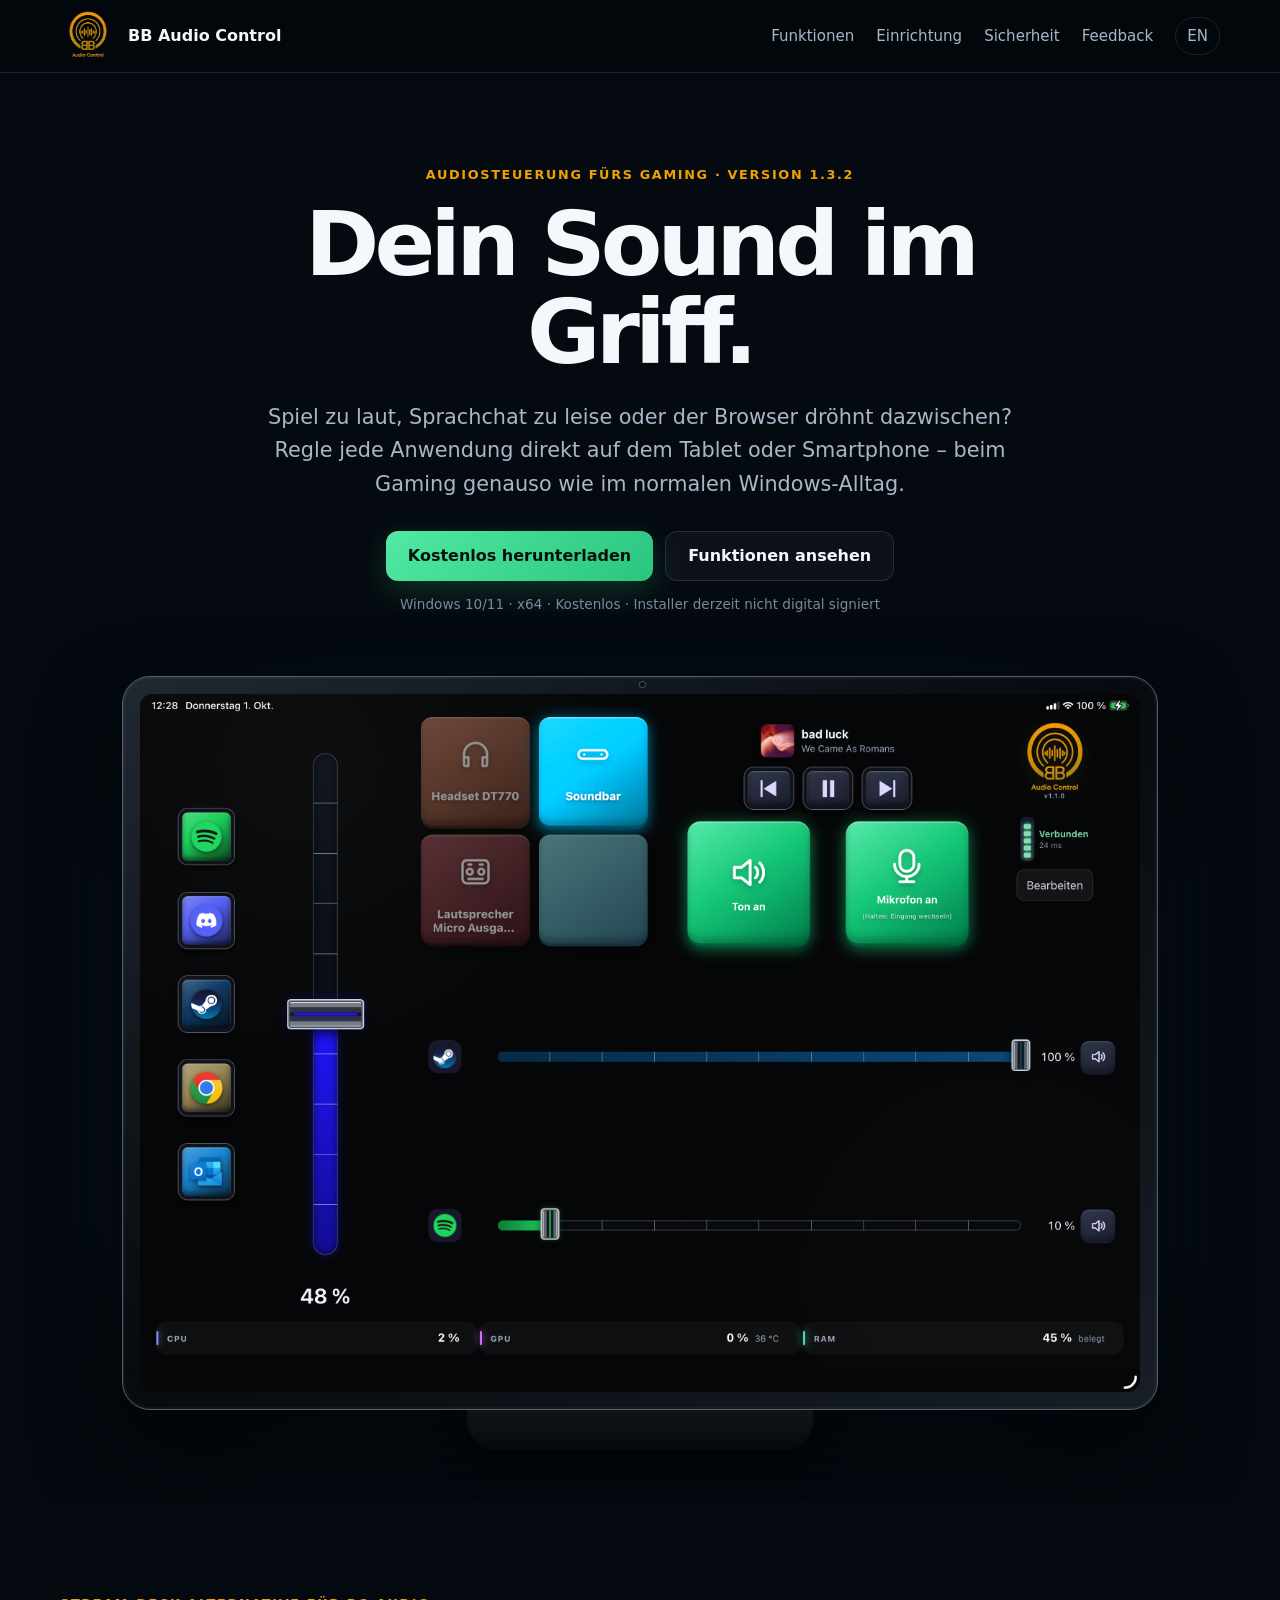
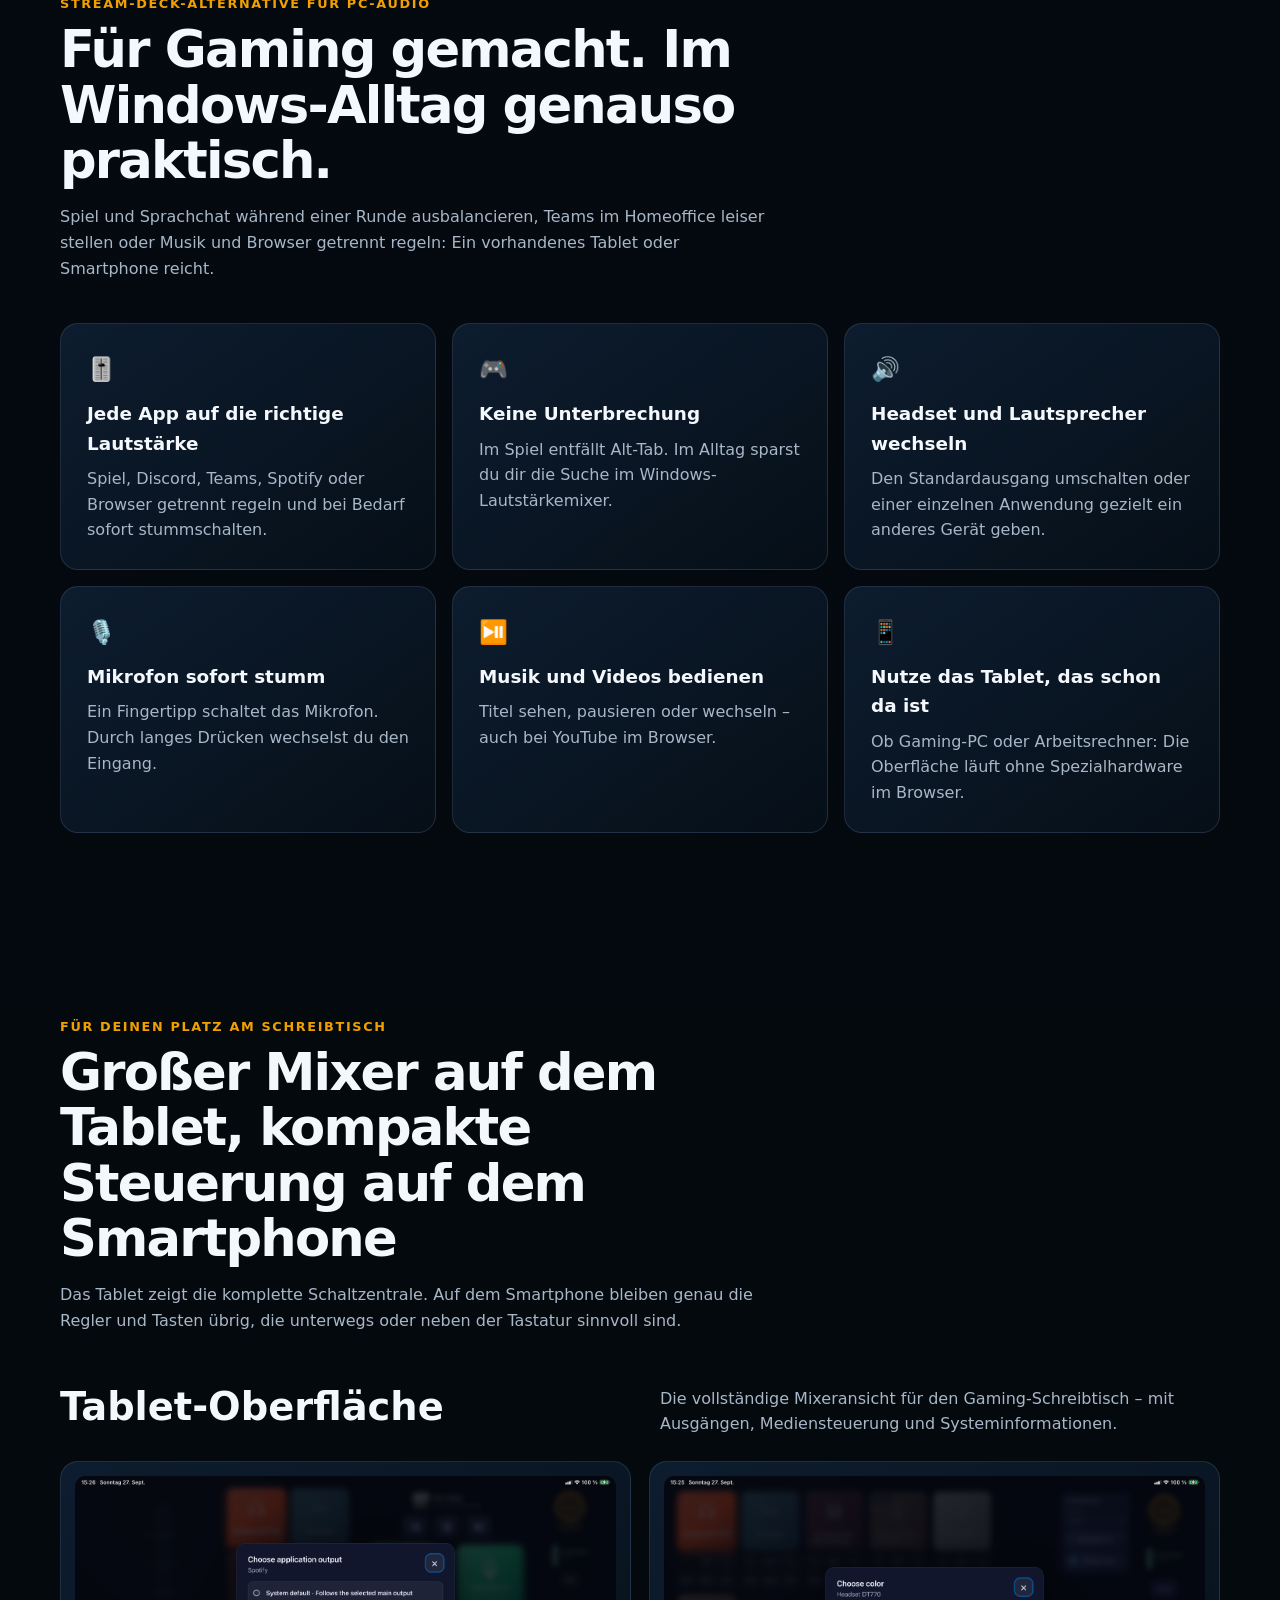
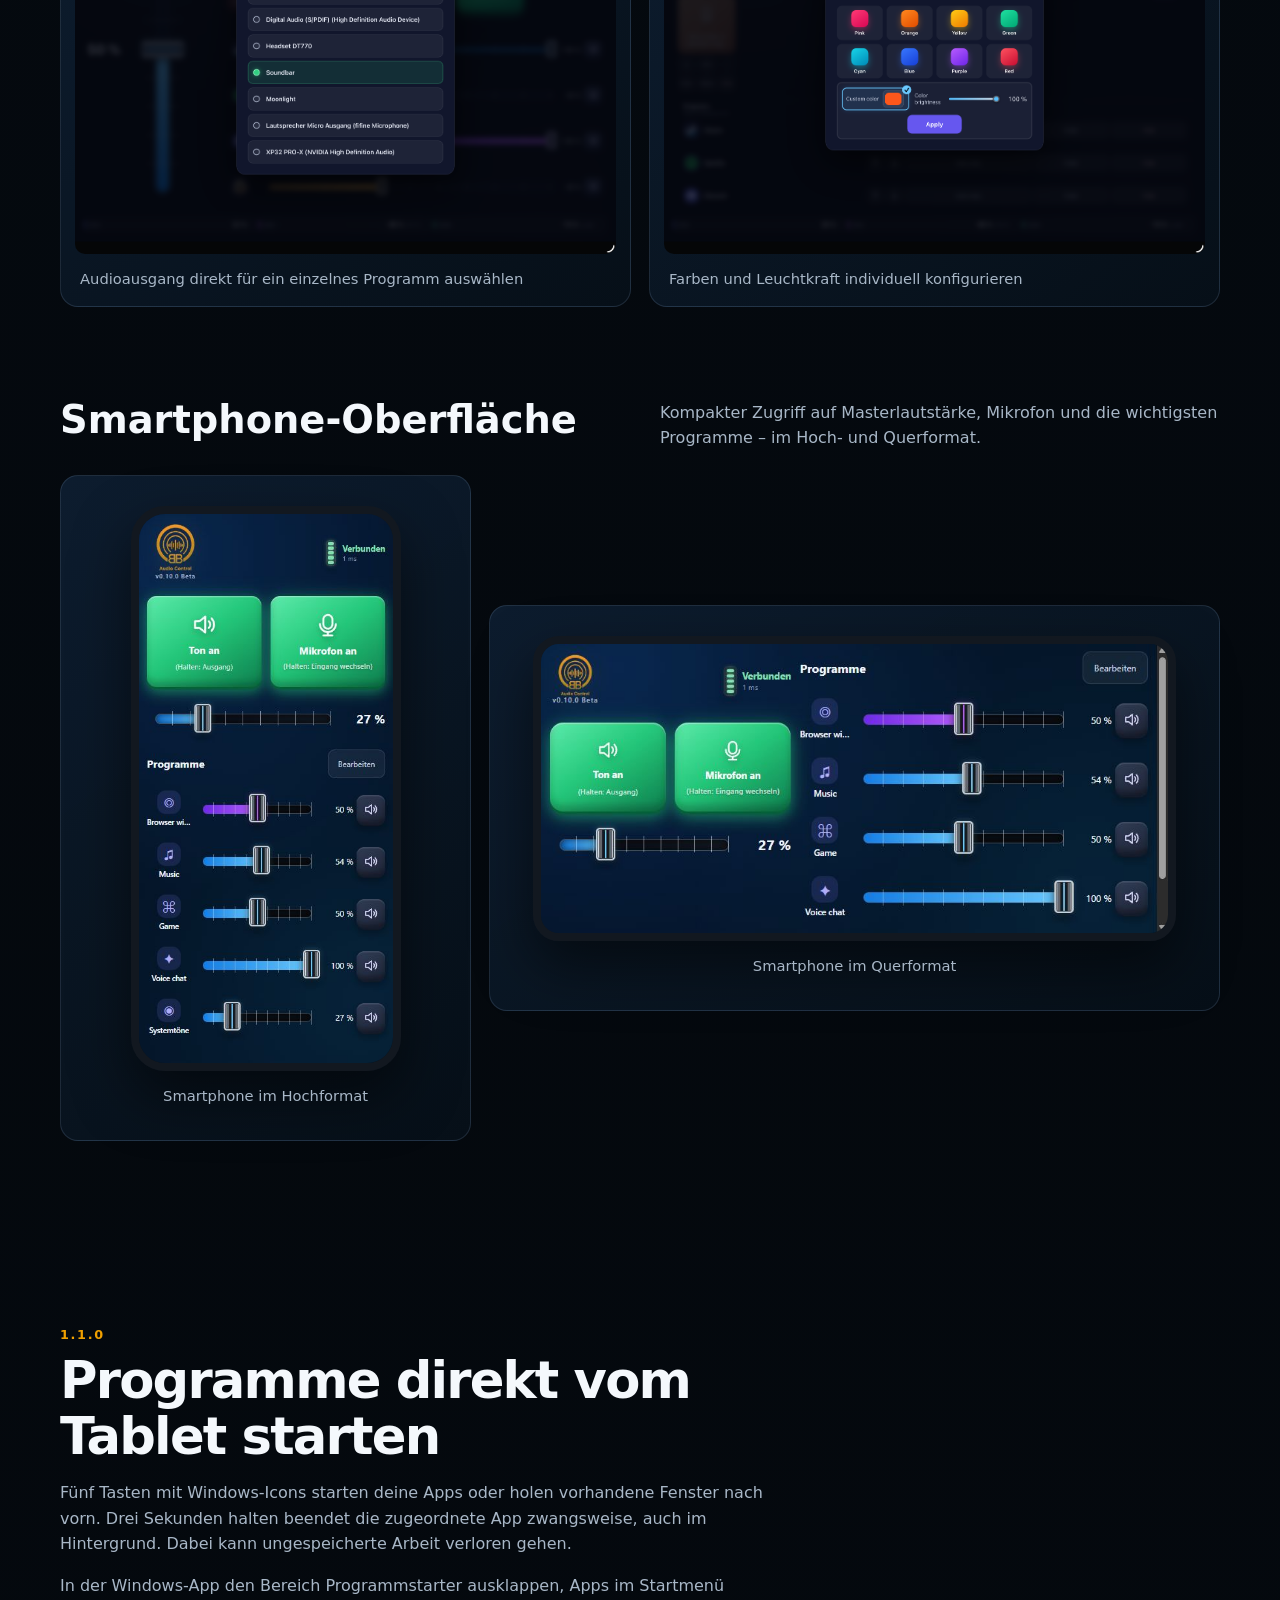
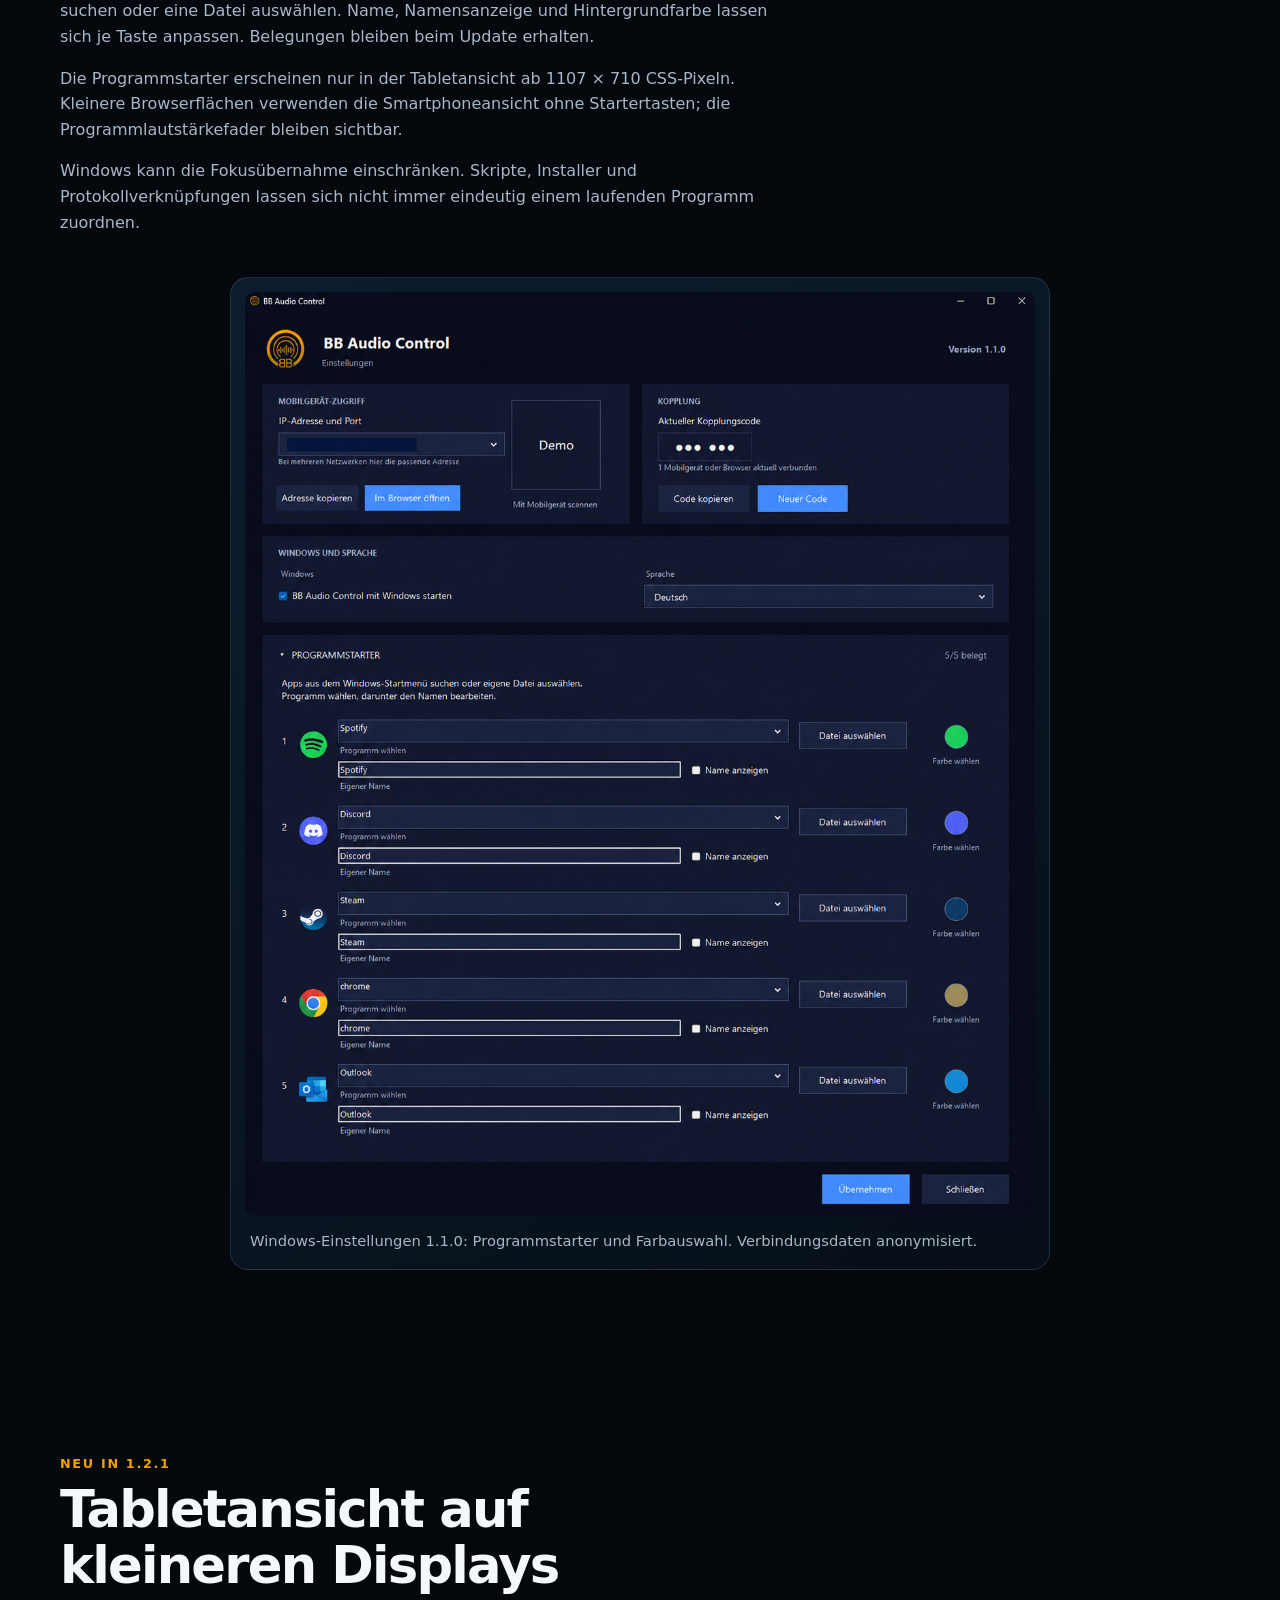
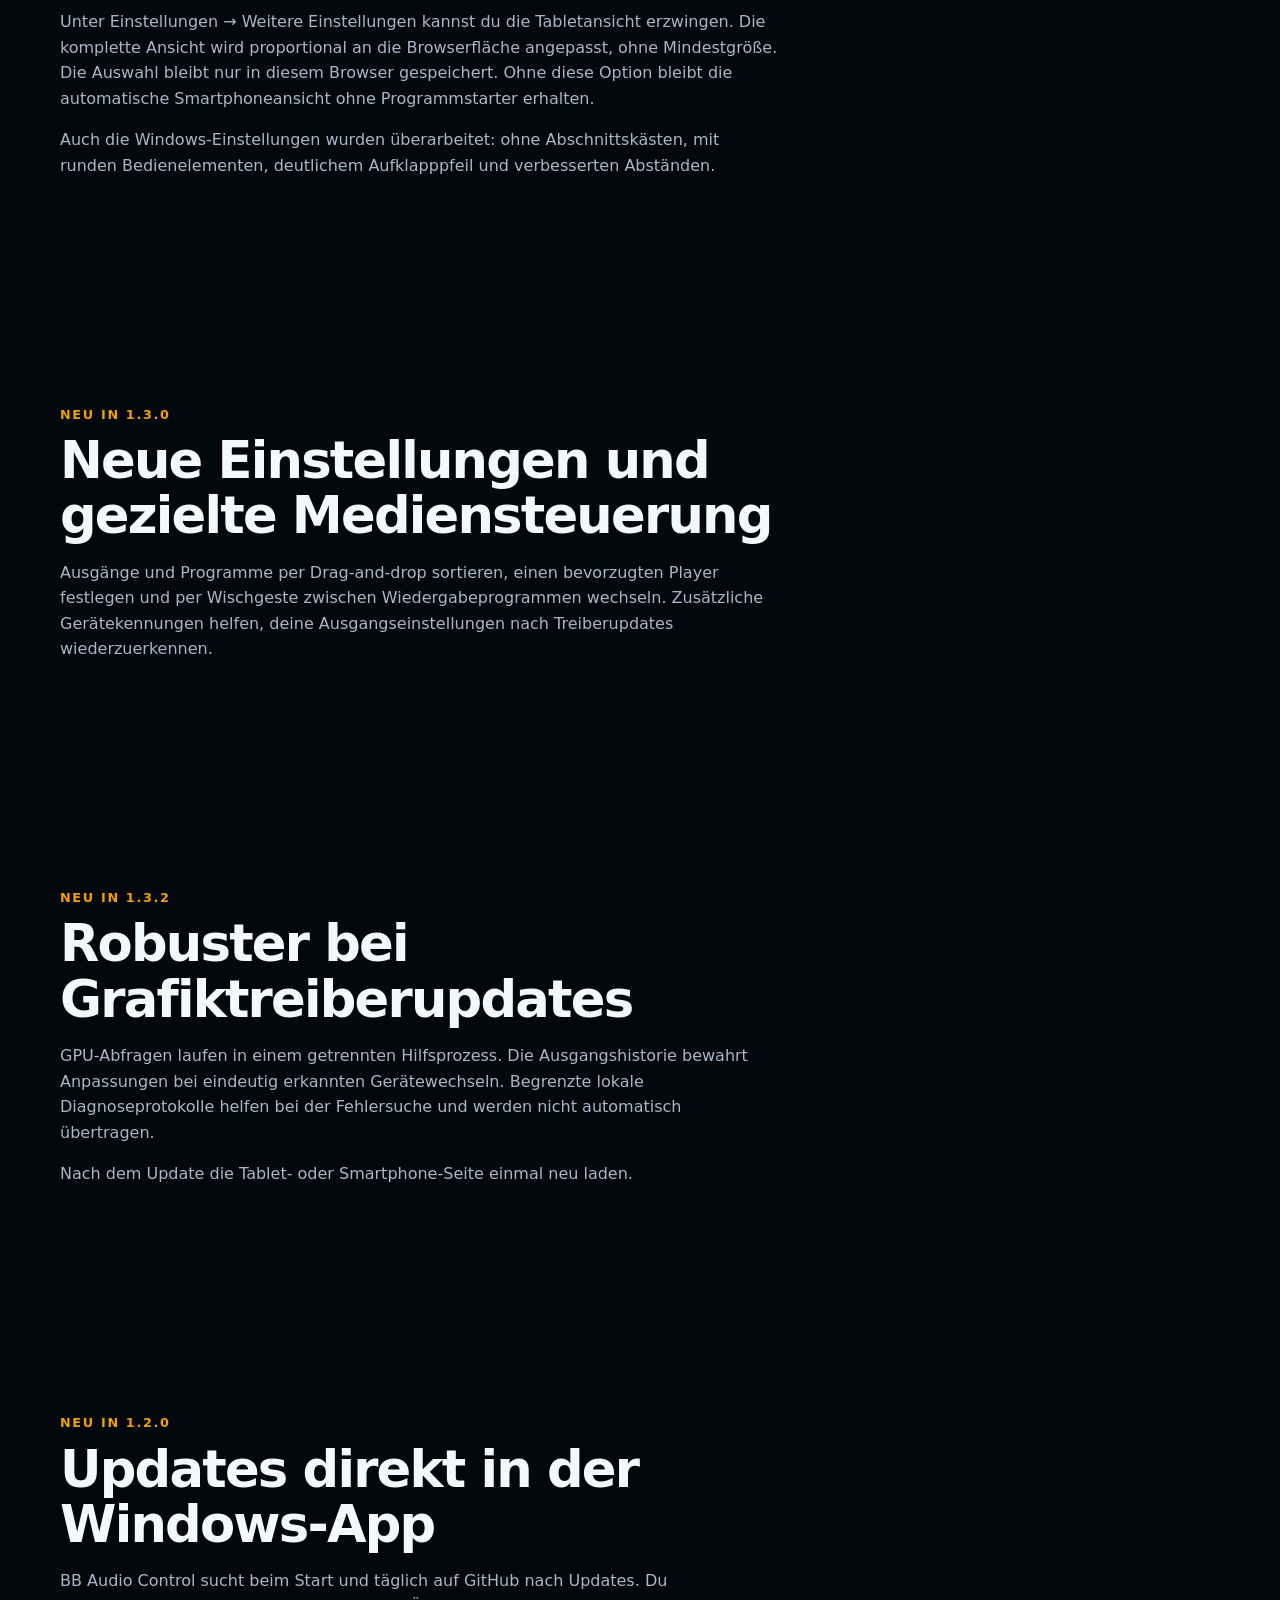
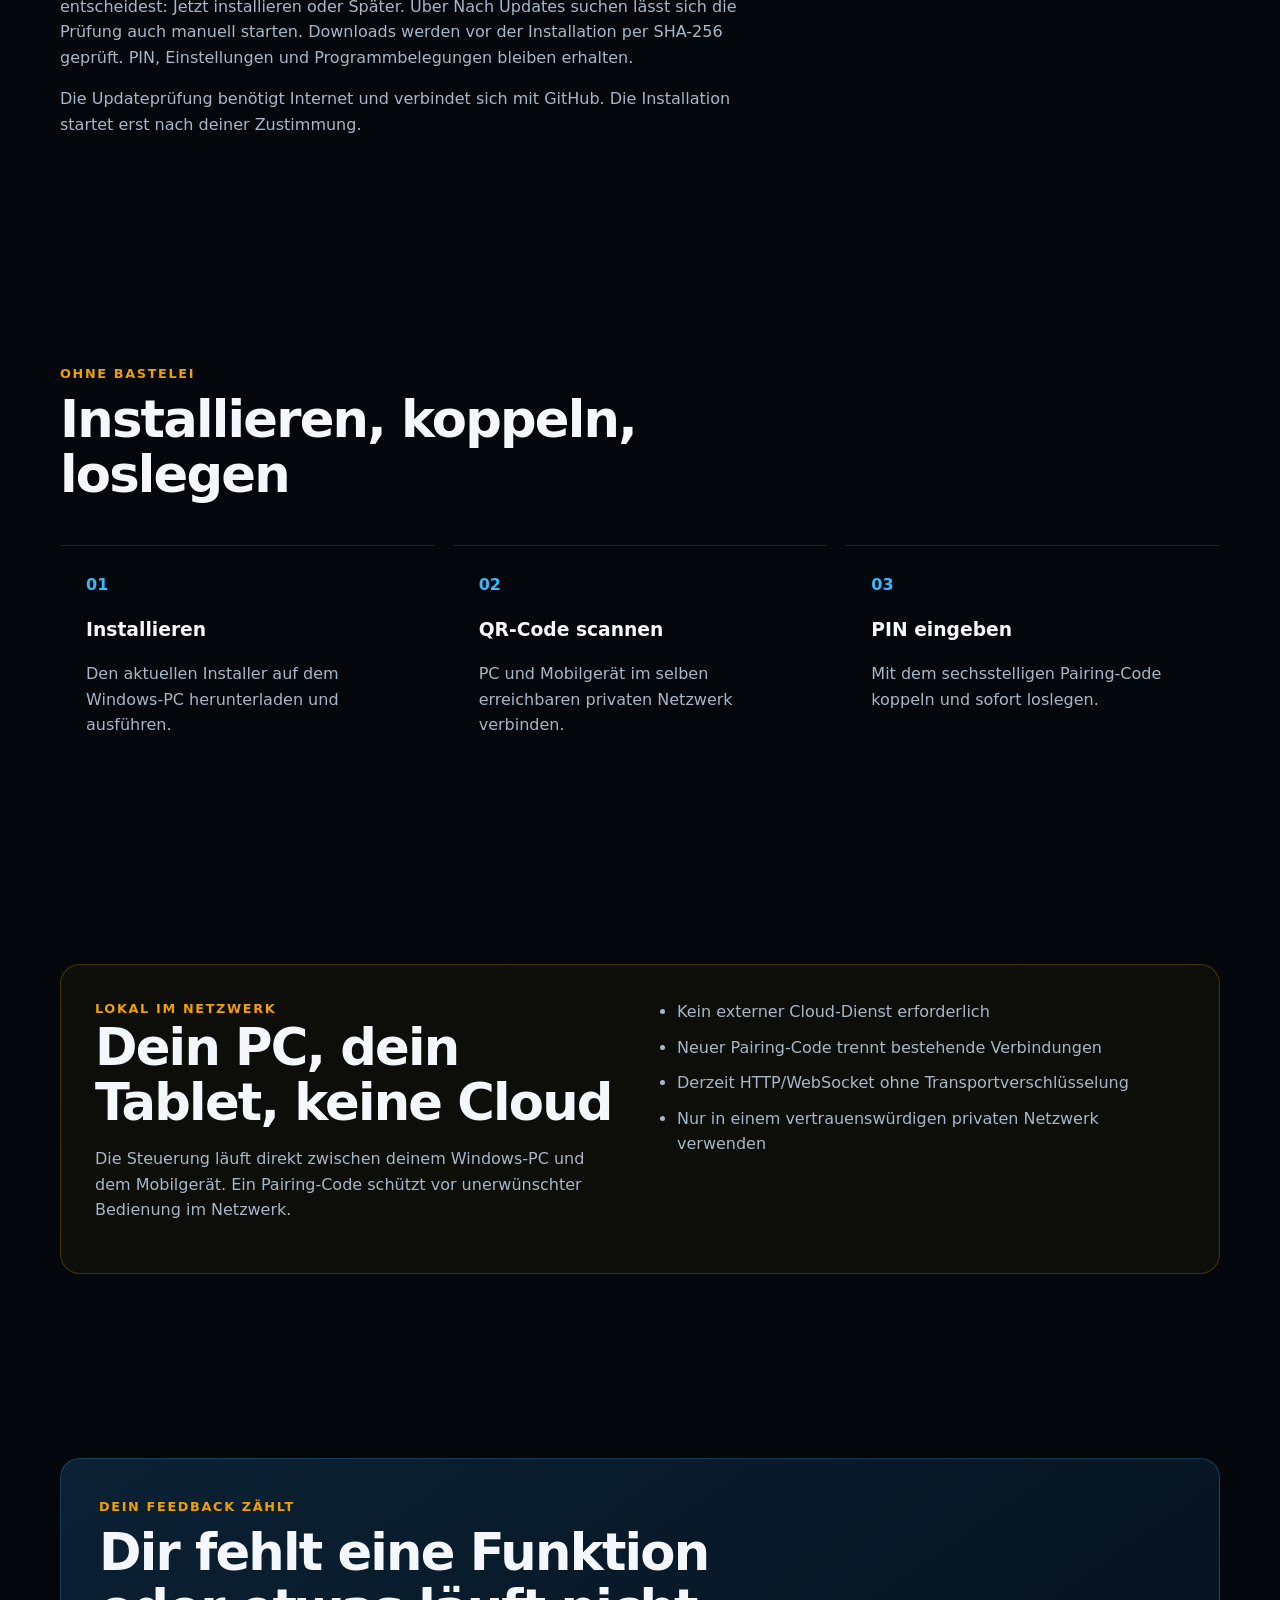
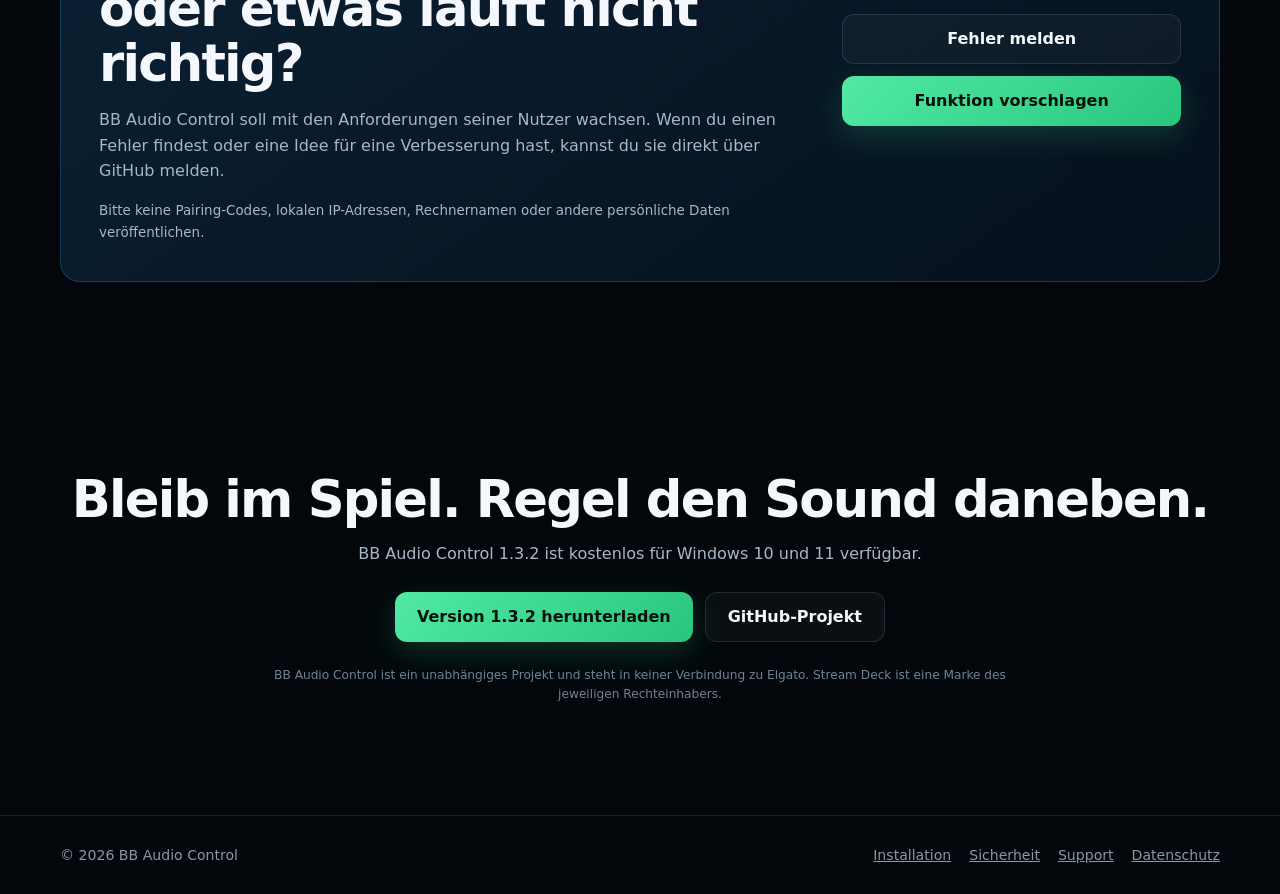
<file: docs/index.html>
<!doctype html>
<html lang="de">
<head>
  <meta charset="utf-8">
  <meta name="viewport" content="width=device-width, initial-scale=1">
  <title>BB Audio Control – Stream-Deck-Alternative für deinen PC-Sound</title>
  <meta name="description" content="Regle Programme, Spiel, Sprachchat, Musik und Browser direkt vom Tablet oder Smartphone – als Stream-Deck-Alternative für Gaming und Windows-Alltag.">
  <meta name="theme-color" content="#03070b">
  <link rel="canonical" href="https://macson17.github.io/BB-Audio-Control/">
  <link rel="alternate" hreflang="de" href="https://macson17.github.io/BB-Audio-Control/">
  <link rel="alternate" hreflang="en" href="https://macson17.github.io/BB-Audio-Control/en/">
  <link rel="stylesheet" href="styles.css">
  <link rel="icon" href="assets/logo.png">
  <meta property="og:title" content="BB Audio Control">
  <meta property="og:description" content="Deine Stream-Deck-Alternative für PC-Sound – beim Gaming, im Homeoffice und im normalen Windows-Alltag.">
  <meta property="og:type" content="website">
  <meta property="og:url" content="https://macson17.github.io/BB-Audio-Control/">
  <meta property="og:image" content="https://macson17.github.io/BB-Audio-Control/assets/v1.1.0-tablet-dashboard.png">
  <script type="application/ld+json">{"@context":"https://schema.org","@type":"SoftwareApplication","name":"BB Audio Control","applicationCategory":"MultimediaApplication","operatingSystem":"Windows 10, Windows 11","softwareVersion":"1.3.2","downloadUrl":"https://github.com/macson17/BB-Audio-Control/releases/tag/v1.3.2","image":"https://macson17.github.io/BB-Audio-Control/assets/v1.1.0-tablet-dashboard.png","description":"Stream-Deck-Alternative für die PC-Audiosteuerung beim Gaming, im Homeoffice und im Windows-Alltag. Regelt Programme, Audioausgänge, Mikrofon und Medien vom Tablet oder Smartphone.","offers":{"@type":"Offer","price":"0","priceCurrency":"EUR"}}</script>
</head>
<body>
  <header class="site-header"><div class="wrap nav">
    <a class="brand" href="#top"><img src="assets/logo.png" alt=""><span>BB Audio Control</span></a>
    <nav class="nav-links" aria-label="Hauptnavigation"><a href="#funktionen">Funktionen</a><a href="#start">Einrichtung</a><a href="#sicherheit">Sicherheit</a><a href="#feedback">Feedback</a><a href="en/" class="language" lang="en">EN</a></nav>
  </div></header>
  <main id="top">
    <section class="hero"><div class="wrap">
      <div class="eyebrow">Audiosteuerung fürs Gaming · Version 1.3.2</div>
      <h1>Dein Sound im Griff.</h1>
      <p class="lead">Spiel zu laut, Sprachchat zu leise oder der Browser dröhnt dazwischen? Regle jede Anwendung direkt auf dem Tablet oder Smartphone – beim Gaming genauso wie im normalen Windows-Alltag.</p>
      <div class="actions"><a class="button button-primary" href="https://github.com/macson17/BB-Audio-Control/releases/tag/v1.3.2">Kostenlos herunterladen</a><a class="button button-secondary" href="#funktionen">Funktionen ansehen</a></div>
      <p class="microcopy">Windows 10/11 · x64 · Kostenlos · Installer derzeit nicht digital signiert</p>
      <div class="hero-shot"><div class="tablet-frame"><img src="assets/v1.1.0-tablet-dashboard.png" alt="BB Audio Control Dashboard auf einem Tablet" width="2778" height="1940"></div><div class="tablet-stand" aria-hidden="true"></div></div>
    </div></section>

    <section class="section" id="funktionen"><div class="wrap">
      <div class="section-head"><div class="eyebrow">Stream-Deck-Alternative für PC-Audio</div><h2>Für Gaming gemacht. Im Windows-Alltag genauso praktisch.</h2><p>Spiel und Sprachchat während einer Runde ausbalancieren, Teams im Homeoffice leiser stellen oder Musik und Browser getrennt regeln: Ein vorhandenes Tablet oder Smartphone reicht.</p></div>
      <div class="grid">
        <article class="card"><div class="icon">🎚️</div><h3>Jede App auf die richtige Lautstärke</h3><p>Spiel, Discord, Teams, Spotify oder Browser getrennt regeln und bei Bedarf sofort stummschalten.</p></article>
        <article class="card"><div class="icon">🎮</div><h3>Keine Unterbrechung</h3><p>Im Spiel entfällt Alt-Tab. Im Alltag sparst du dir die Suche im Windows-Lautstärkemixer.</p></article>
        <article class="card"><div class="icon">🔊</div><h3>Headset und Lautsprecher wechseln</h3><p>Den Standardausgang umschalten oder einer einzelnen Anwendung gezielt ein anderes Gerät geben.</p></article>
        <article class="card"><div class="icon">🎙️</div><h3>Mikrofon sofort stumm</h3><p>Ein Fingertipp schaltet das Mikrofon. Durch langes Drücken wechselst du den Eingang.</p></article>
        <article class="card"><div class="icon">⏯️</div><h3>Musik und Videos bedienen</h3><p>Titel sehen, pausieren oder wechseln – auch bei YouTube im Browser.</p></article>
        <article class="card"><div class="icon">📱</div><h3>Nutze das Tablet, das schon da ist</h3><p>Ob Gaming-PC oder Arbeitsrechner: Die Oberfläche läuft ohne Spezialhardware im Browser.</p></article>
      </div>
    </div></section>

    <section class="section" id="ansichten"><div class="wrap">
      <div class="section-head"><div class="eyebrow">Für deinen Platz am Schreibtisch</div><h2>Großer Mixer auf dem Tablet, kompakte Steuerung auf dem Smartphone</h2><p>Das Tablet zeigt die komplette Schaltzentrale. Auf dem Smartphone bleiben genau die Regler und Tasten übrig, die unterwegs oder neben der Tastatur sinnvoll sind.</p></div>
      <div class="device-section">
        <div class="device-heading"><h3>Tablet-Oberfläche</h3><p>Die vollständige Mixeransicht für den Gaming-Schreibtisch – mit Ausgängen, Mediensteuerung und Systeminformationen.</p></div>
        <div class="device-gallery">
          <figure class="device-card"><img src="assets/app-output.png" alt="Audioausgang eines Programms in der Tablet-Oberfläche auswählen" loading="lazy"><figcaption>Audioausgang direkt für ein einzelnes Programm auswählen</figcaption></figure>
          <figure class="device-card"><img src="assets/color-picker.png" alt="Farben in der Tablet-Oberfläche anpassen" loading="lazy"><figcaption>Farben und Leuchtkraft individuell konfigurieren</figcaption></figure>
        </div>
      </div>
      <div class="device-section">
        <div class="device-heading"><h3>Smartphone-Oberfläche</h3><p>Kompakter Zugriff auf Masterlautstärke, Mikrofon und die wichtigsten Programme – im Hoch- und Querformat.</p></div>
        <div class="device-gallery phone-gallery">
          <figure class="device-card phone-device"><img src="assets/phone.png" alt="BB Audio Control auf einem Smartphone im Hochformat" loading="lazy"><figcaption>Smartphone im Hochformat</figcaption></figure>
          <figure class="device-card phone-device landscape"><img src="assets/phone-landscape.png" alt="BB Audio Control auf einem Smartphone im Querformat" loading="lazy"><figcaption>Smartphone im Querformat</figcaption></figure>
        </div>
      </div>
    </div></section>

    <section class="section" id="programmstarter"><div class="wrap"><div class="section-head"><div class="eyebrow">1.1.0</div><h2>Programme direkt vom Tablet starten</h2><p>Fünf Tasten mit Windows-Icons starten deine Apps oder holen vorhandene Fenster nach vorn. Drei Sekunden halten beendet die zugeordnete App zwangsweise, auch im Hintergrund. Dabei kann ungespeicherte Arbeit verloren gehen.</p><p>In der Windows-App den Bereich Programmstarter ausklappen, Apps im Startmenü suchen oder eine Datei auswählen. Name, Namensanzeige und Hintergrundfarbe lassen sich je Taste anpassen. Belegungen bleiben beim Update erhalten.</p><p>Die Programmstarter erscheinen nur in der Tabletansicht ab 1107 × 710 CSS-Pixeln. Kleinere Browserflächen verwenden die Smartphoneansicht ohne Startertasten; die Programmlautstärkefader bleiben sichtbar.</p><p>Windows kann die Fokusübernahme einschränken. Skripte, Installer und Protokollverknüpfungen lassen sich nicht immer eindeutig einem laufenden Programm zuordnen.</p></div><figure class="device-card windows-settings"><img src="assets/v1.1.0-windows-settings.png" alt="Windows-Einstellungen 1.1.0: Programmstarter und Farbauswahl. Verbindungsdaten anonymisiert." loading="lazy" width="1159" height="1356"><figcaption>Windows-Einstellungen 1.1.0: Programmstarter und Farbauswahl. Verbindungsdaten anonymisiert.</figcaption></figure></div></section>
    <section class="section"><div class="wrap"><div class="section-head"><div class="eyebrow">Neu in 1.2.1</div><h2>Tabletansicht auf kleineren Displays</h2><p>Unter Einstellungen → Weitere Einstellungen kannst du die Tabletansicht erzwingen. Die komplette Ansicht wird proportional an die Browserfläche angepasst, ohne Mindestgröße. Die Auswahl bleibt nur in diesem Browser gespeichert. Ohne diese Option bleibt die automatische Smartphoneansicht ohne Programmstarter erhalten.</p><p>Auch die Windows-Einstellungen wurden überarbeitet: ohne Abschnittskästen, mit runden Bedienelementen, deutlichem Aufklapppfeil und verbesserten Abständen.</p></div></div></section>
    <section class="section"><div class="wrap"><div class="section-head"><div class="eyebrow">Neu in 1.3.0</div><h2>Neue Einstellungen und gezielte Mediensteuerung</h2><p>Ausgänge und Programme per Drag-and-drop sortieren, einen bevorzugten Player festlegen und per Wischgeste zwischen Wiedergabeprogrammen wechseln. Zusätzliche Gerätekennungen helfen, deine Ausgangseinstellungen nach Treiberupdates wiederzuerkennen.</p></div></div></section>
    <section class="section"><div class="wrap"><div class="section-head"><div class="eyebrow">Neu in 1.3.2</div><h2>Robuster bei Grafiktreiberupdates</h2><p>GPU-Abfragen laufen in einem getrennten Hilfsprozess. Die Ausgangshistorie bewahrt Anpassungen bei eindeutig erkannten Gerätewechseln. Begrenzte lokale Diagnoseprotokolle helfen bei der Fehlersuche und werden nicht automatisch übertragen.</p><p>Nach dem Update die Tablet- oder Smartphone-Seite einmal neu laden.</p></div></div></section>
    <section class="section" id="updates"><div class="wrap"><div class="section-head"><div class="eyebrow">Neu in 1.2.0</div><h2>Updates direkt in der Windows-App</h2><p>BB Audio Control sucht beim Start und täglich auf GitHub nach Updates. Du entscheidest: Jetzt installieren oder Später. Über Nach Updates suchen lässt sich die Prüfung auch manuell starten. Downloads werden vor der Installation per SHA-256 geprüft. PIN, Einstellungen und Programmbelegungen bleiben erhalten.</p><p>Die Updateprüfung benötigt Internet und verbindet sich mit GitHub. Die Installation startet erst nach deiner Zustimmung.</p></div></div></section>
<section class="section" id="start"><div class="wrap">
      <div class="section-head"><div class="eyebrow">Ohne Bastelei</div><h2>Installieren, koppeln, loslegen</h2></div>
      <div class="steps">
        <article class="step"><h3>Installieren</h3><p>Den aktuellen Installer auf dem Windows-PC herunterladen und ausführen.</p></article>
        <article class="step"><h3>QR-Code scannen</h3><p>PC und Mobilgerät im selben erreichbaren privaten Netzwerk verbinden.</p></article>
        <article class="step"><h3>PIN eingeben</h3><p>Mit dem sechsstelligen Pairing-Code koppeln und sofort loslegen.</p></article>
      </div>
    </div></section>

    <section class="section" id="sicherheit"><div class="wrap security">
      <div><div class="eyebrow">Lokal im Netzwerk</div><h2>Dein PC, dein Tablet, keine Cloud</h2><p>Die Steuerung läuft direkt zwischen deinem Windows-PC und dem Mobilgerät. Ein Pairing-Code schützt vor unerwünschter Bedienung im Netzwerk.</p></div>
      <ul><li>Kein externer Cloud-Dienst erforderlich</li><li>Neuer Pairing-Code trennt bestehende Verbindungen</li><li>Derzeit HTTP/WebSocket ohne Transportverschlüsselung</li><li>Nur in einem vertrauenswürdigen privaten Netzwerk verwenden</li></ul>
    </div></section>

    <section class="section" id="feedback"><div class="wrap feedback-panel"><div><div class="eyebrow">Dein Feedback zählt</div><h2>Dir fehlt eine Funktion oder etwas läuft nicht richtig?</h2><p>BB Audio Control soll mit den Anforderungen seiner Nutzer wachsen. Wenn du einen Fehler findest oder eine Idee für eine Verbesserung hast, kannst du sie direkt über GitHub melden.</p><p class="feedback-note">Bitte keine Pairing-Codes, lokalen IP-Adressen, Rechnernamen oder andere persönliche Daten veröffentlichen.</p></div><div class="feedback-actions"><a class="button button-secondary" href="https://github.com/macson17/BB-Audio-Control/issues/new?template=bug_report_de.yml">Fehler melden</a><a class="button button-primary" href="https://github.com/macson17/BB-Audio-Control/issues/new?template=feature_request_de.yml">Funktion vorschlagen</a></div></div></section>

    <section class="cta"><div class="wrap"><h2>Bleib im Spiel. Regel den Sound daneben.</h2><p>BB Audio Control 1.3.2 ist kostenlos für Windows 10 und 11 verfügbar.</p><div class="actions"><a class="button button-primary" href="https://github.com/macson17/BB-Audio-Control/releases/tag/v1.3.2">Version 1.3.2 herunterladen</a><a class="button button-secondary" href="https://github.com/macson17/BB-Audio-Control">GitHub-Projekt</a></div><p class="trademark-note">BB Audio Control ist ein unabhängiges Projekt und steht in keiner Verbindung zu Elgato. Stream Deck ist eine Marke des jeweiligen Rechteinhabers.</p></div></section>
  </main>
  <footer><div class="wrap footer-row"><span>© 2026 BB Audio Control</span><div class="footer-links"><a href="https://github.com/macson17/BB-Audio-Control/blob/main/README-Installation-DE.md">Installation</a><a href="https://github.com/macson17/BB-Audio-Control/blob/main/SECURITY-DE.md">Sicherheit</a><a href="https://github.com/macson17/BB-Audio-Control/issues">Support</a><a href="privacy/">Datenschutz</a></div></div></footer>
</body>
</html>
</file>
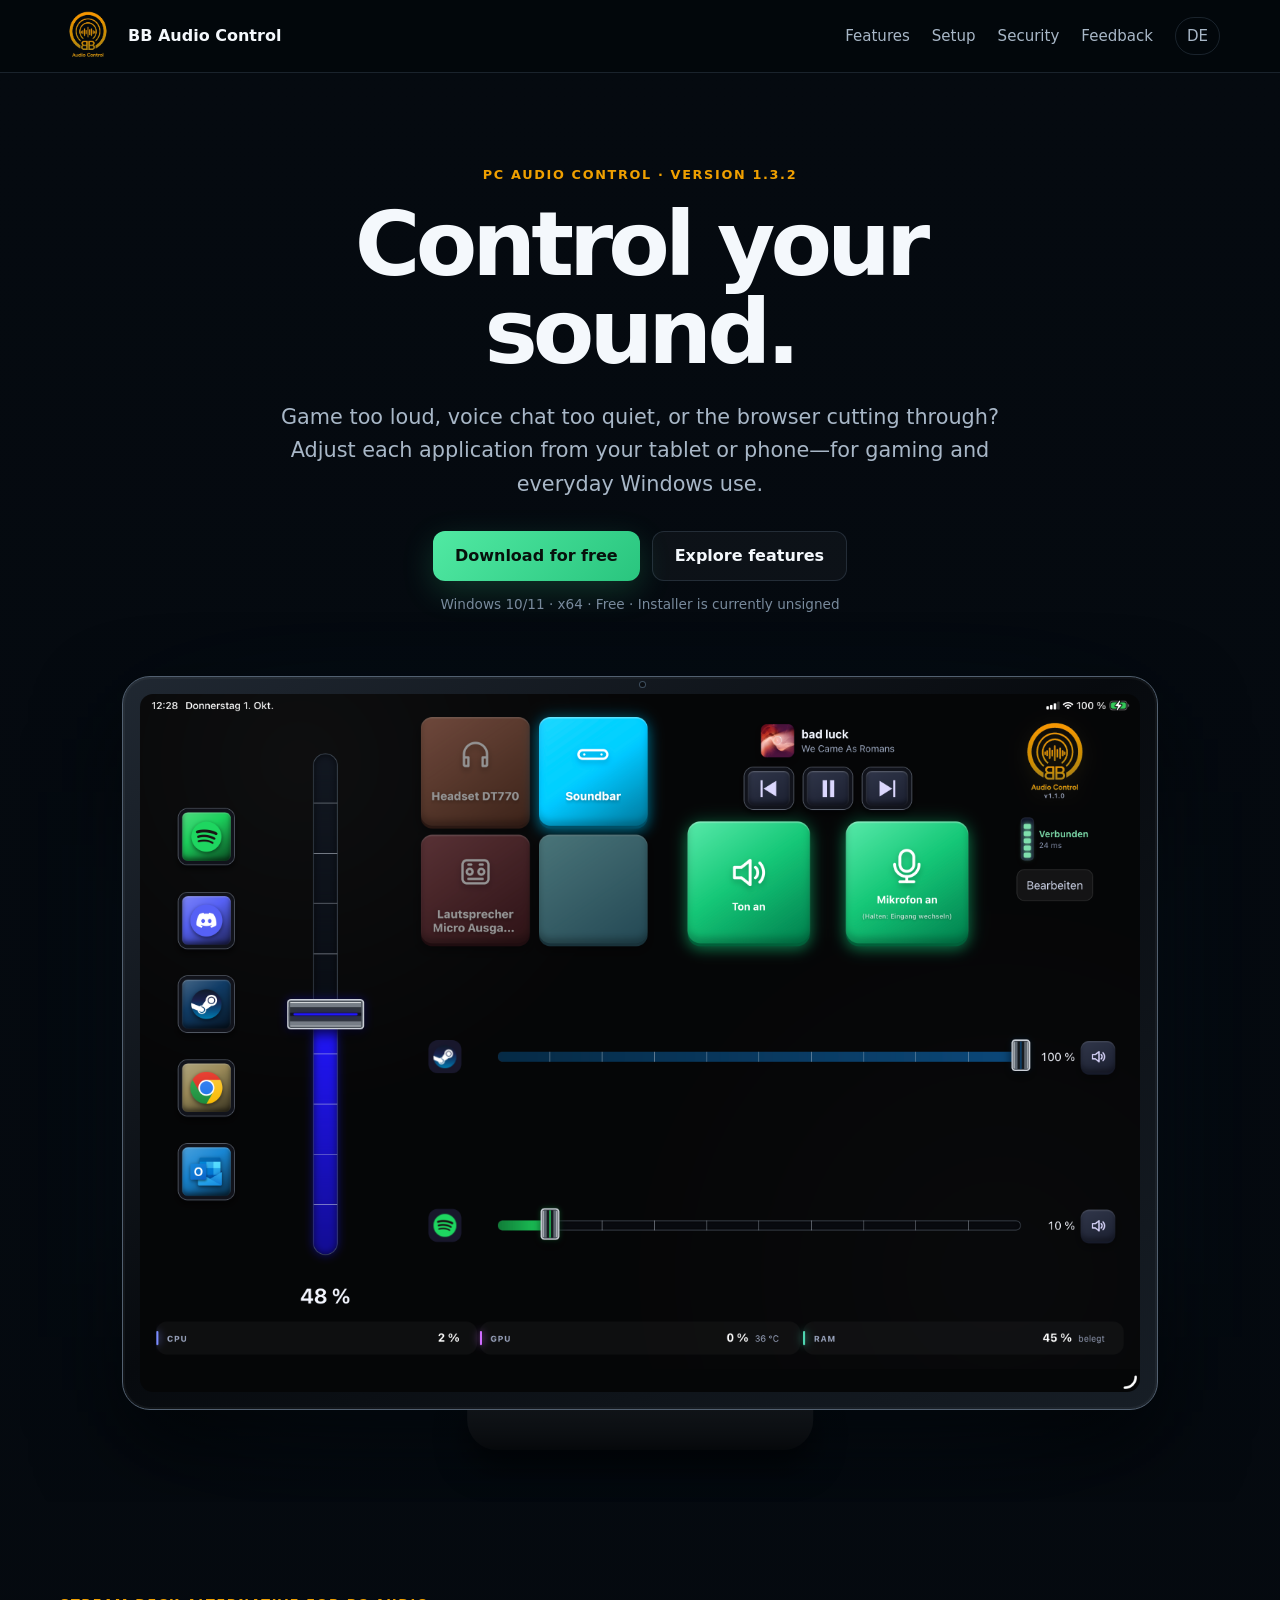
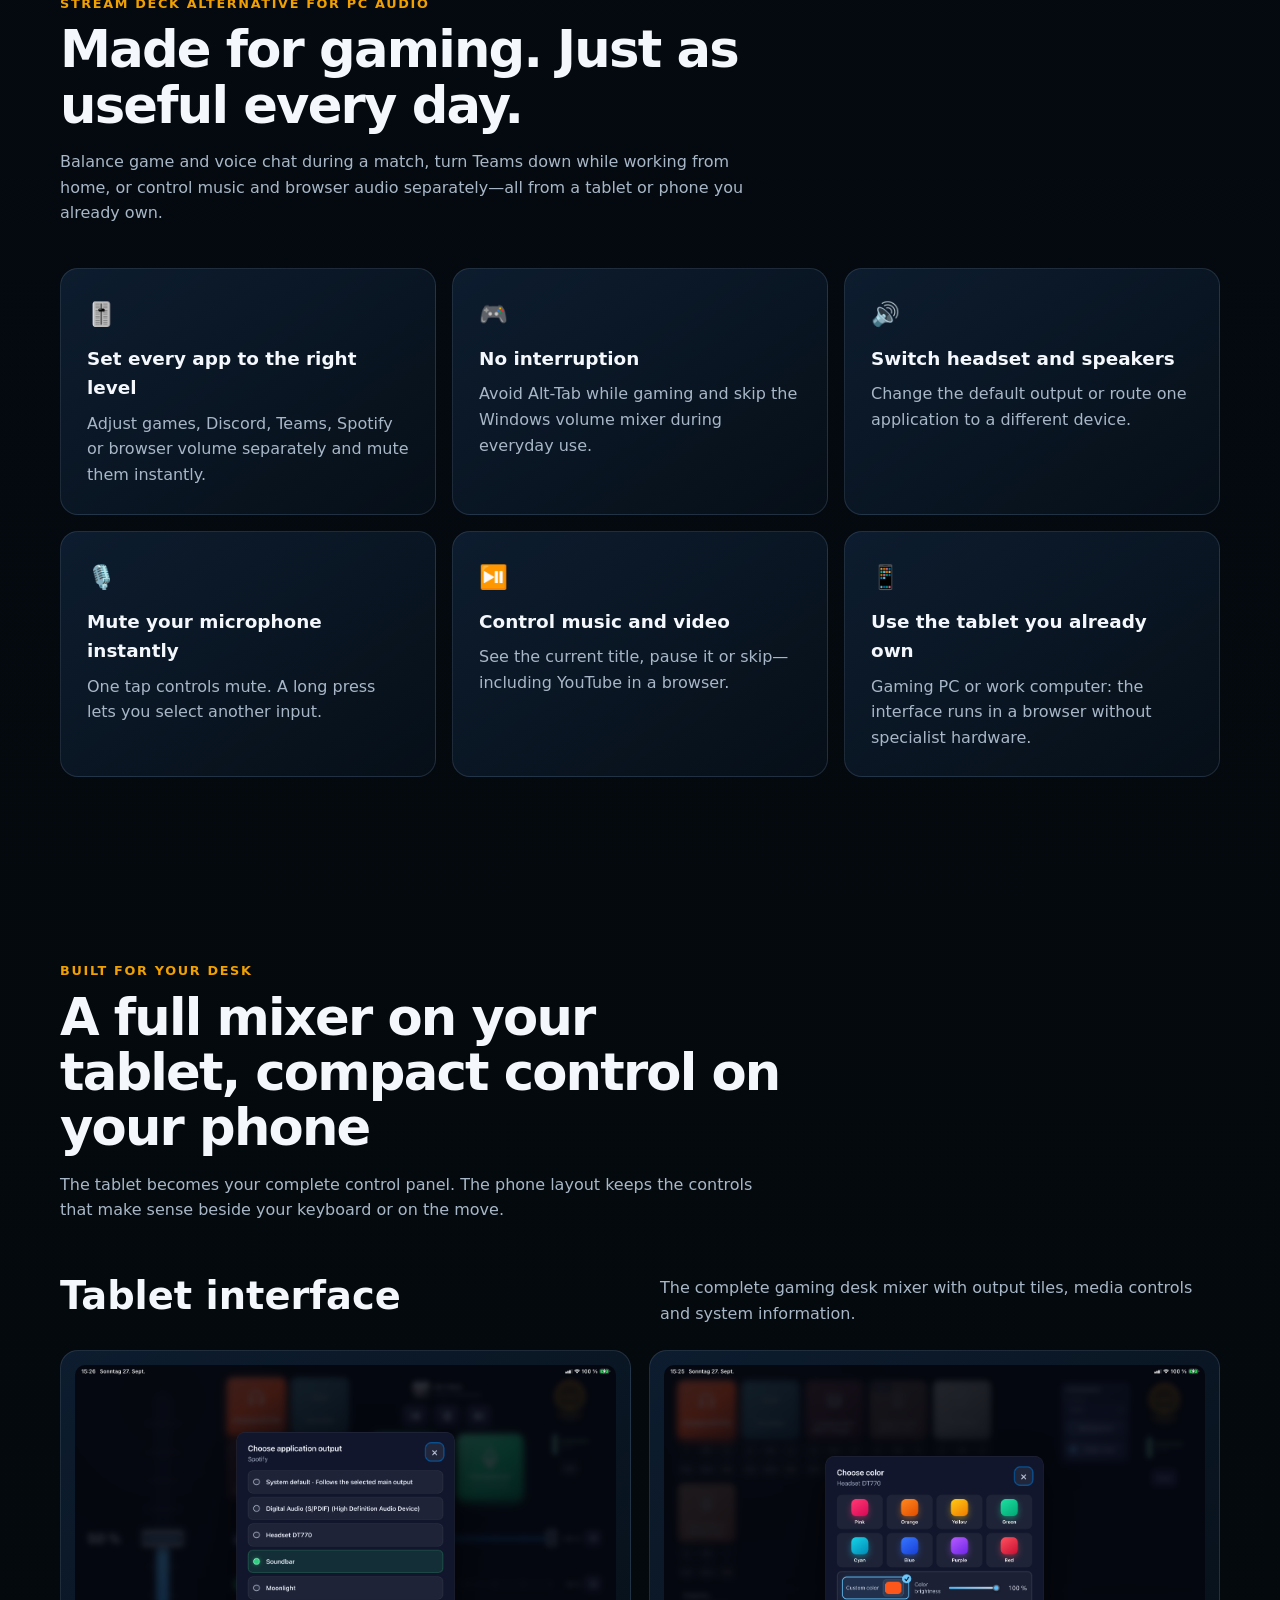
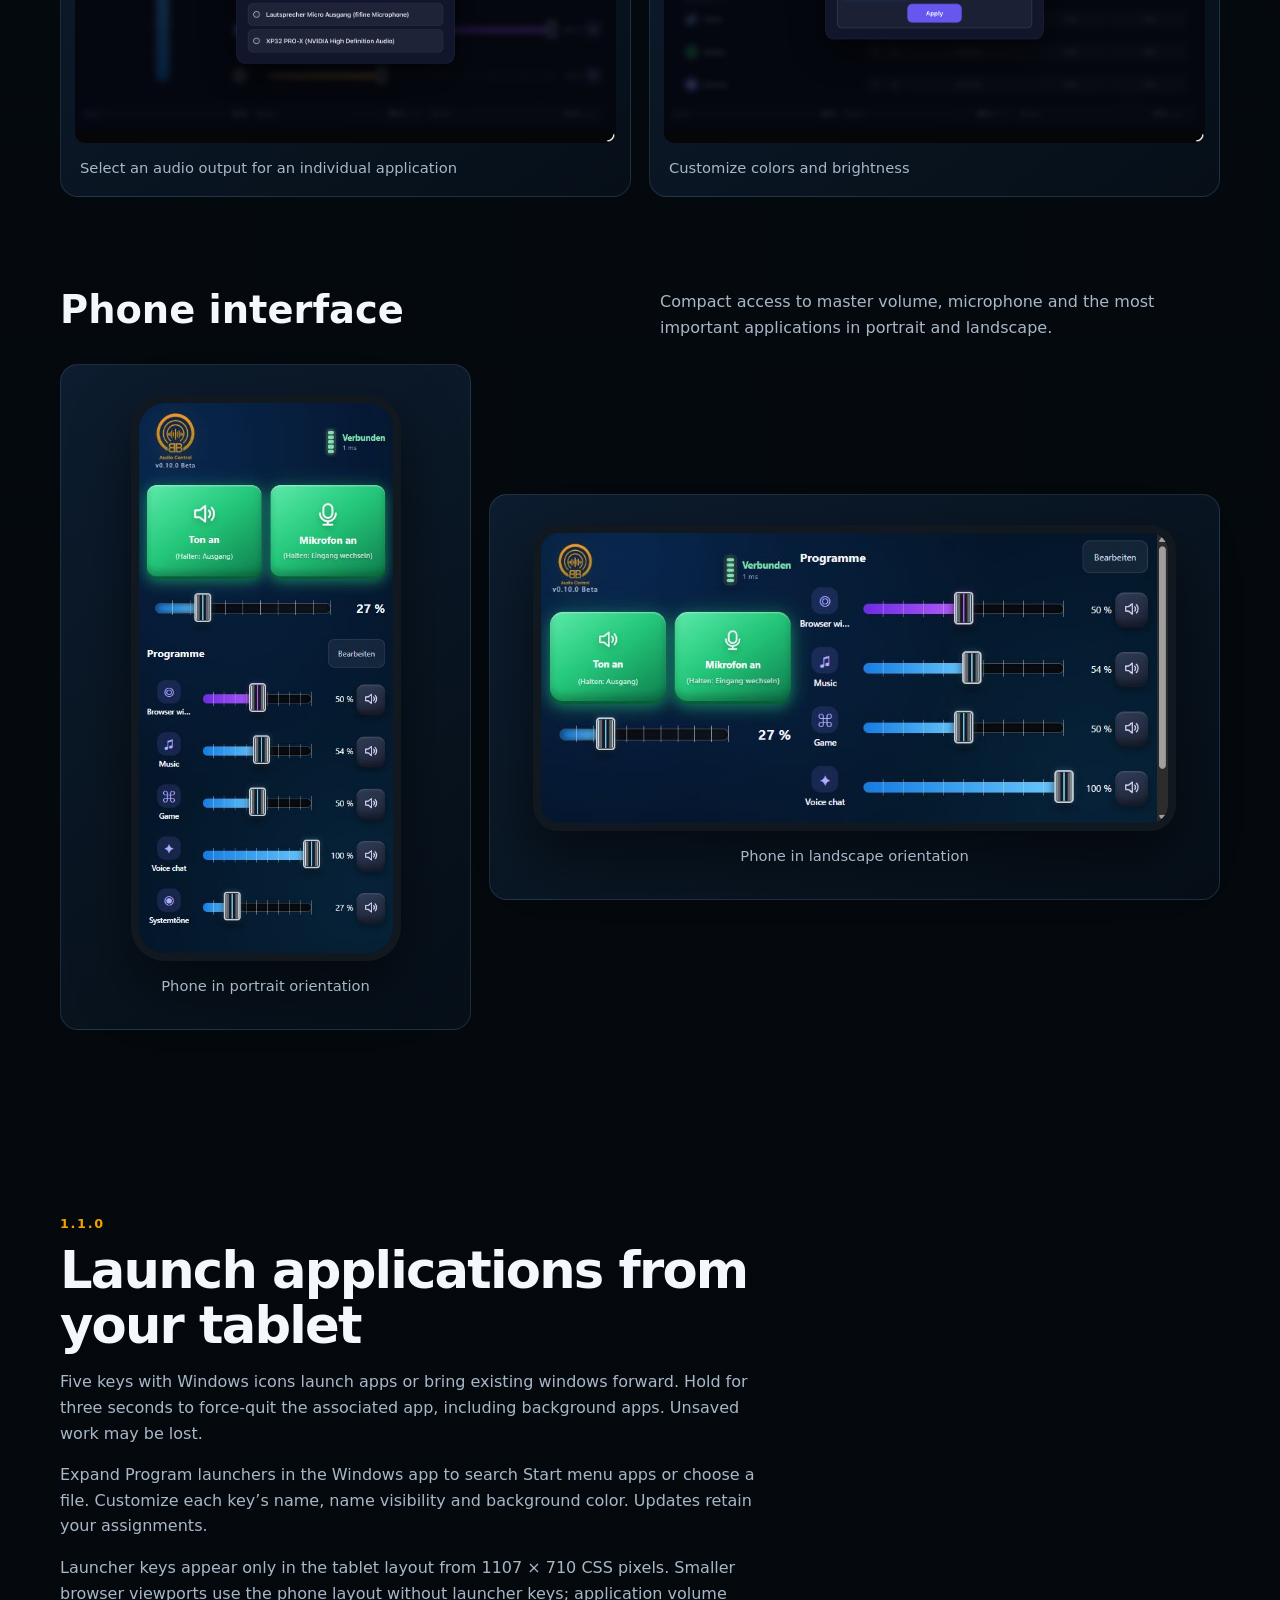
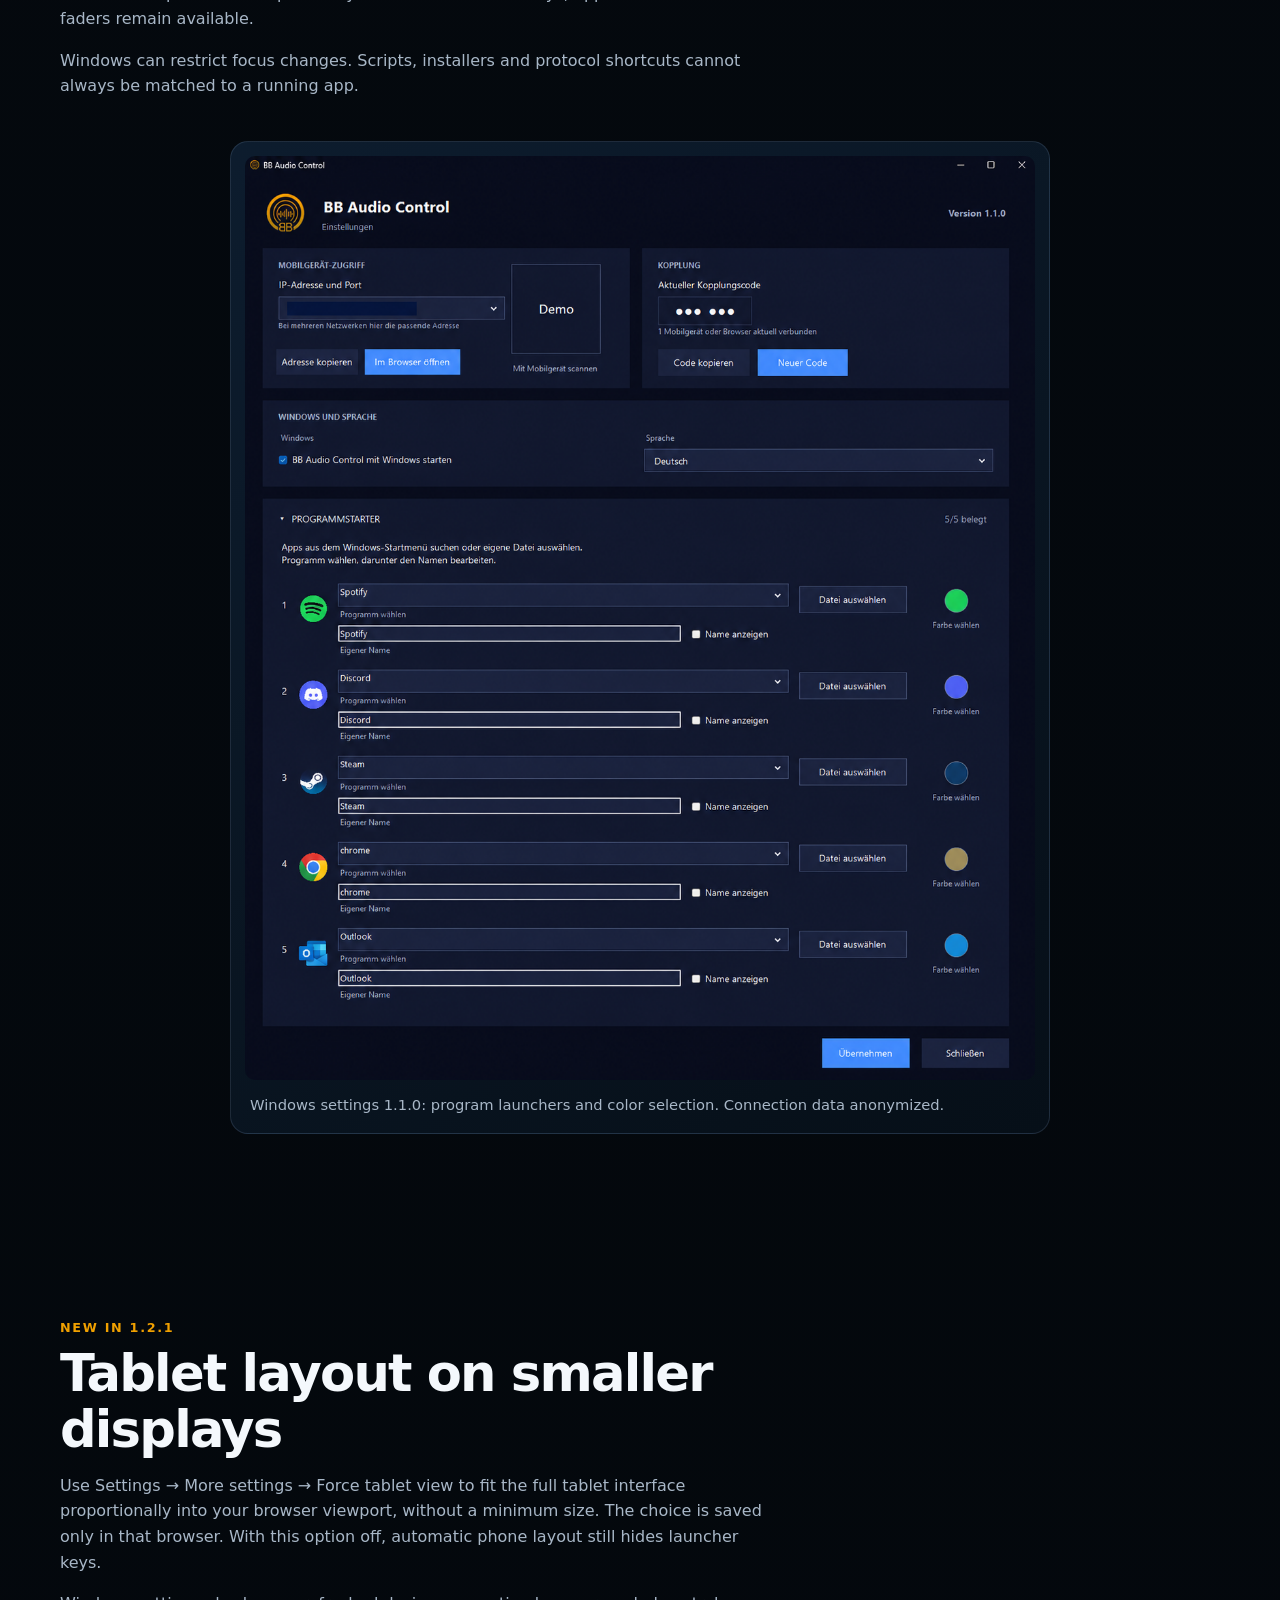
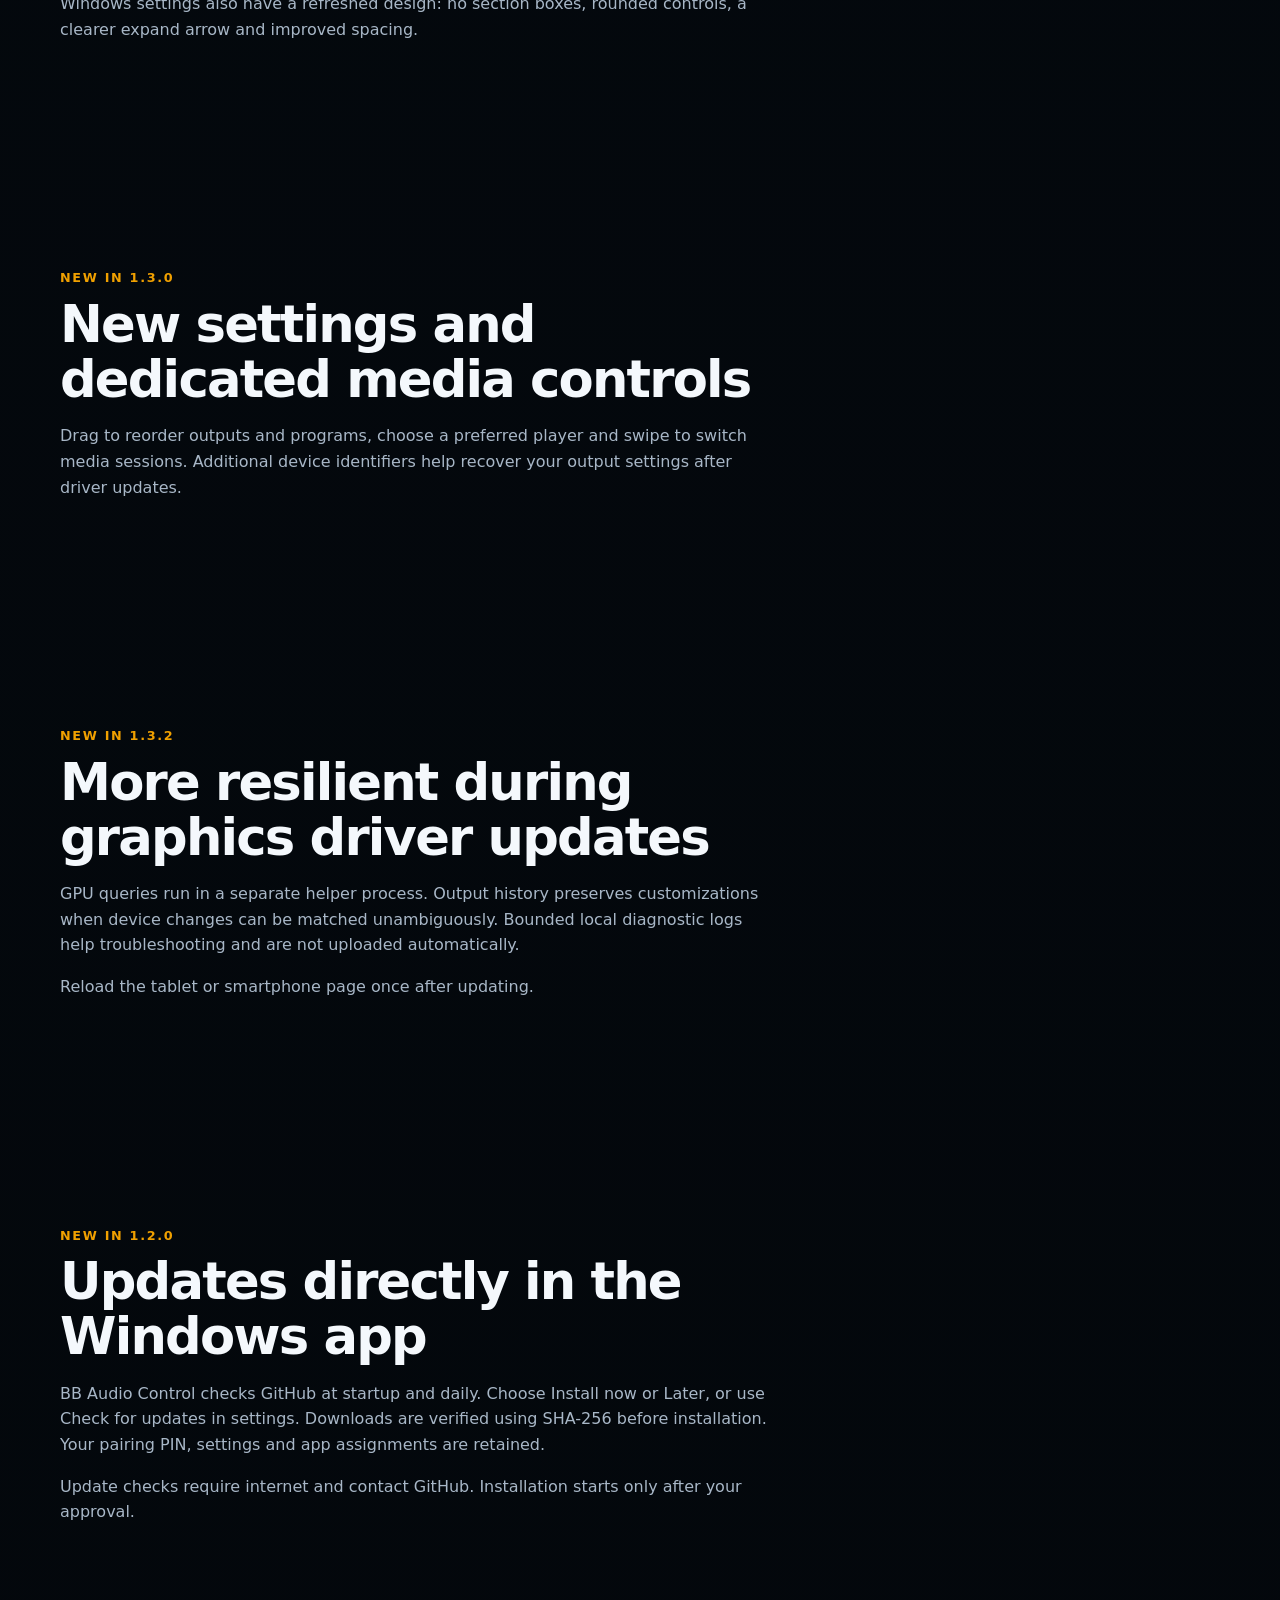
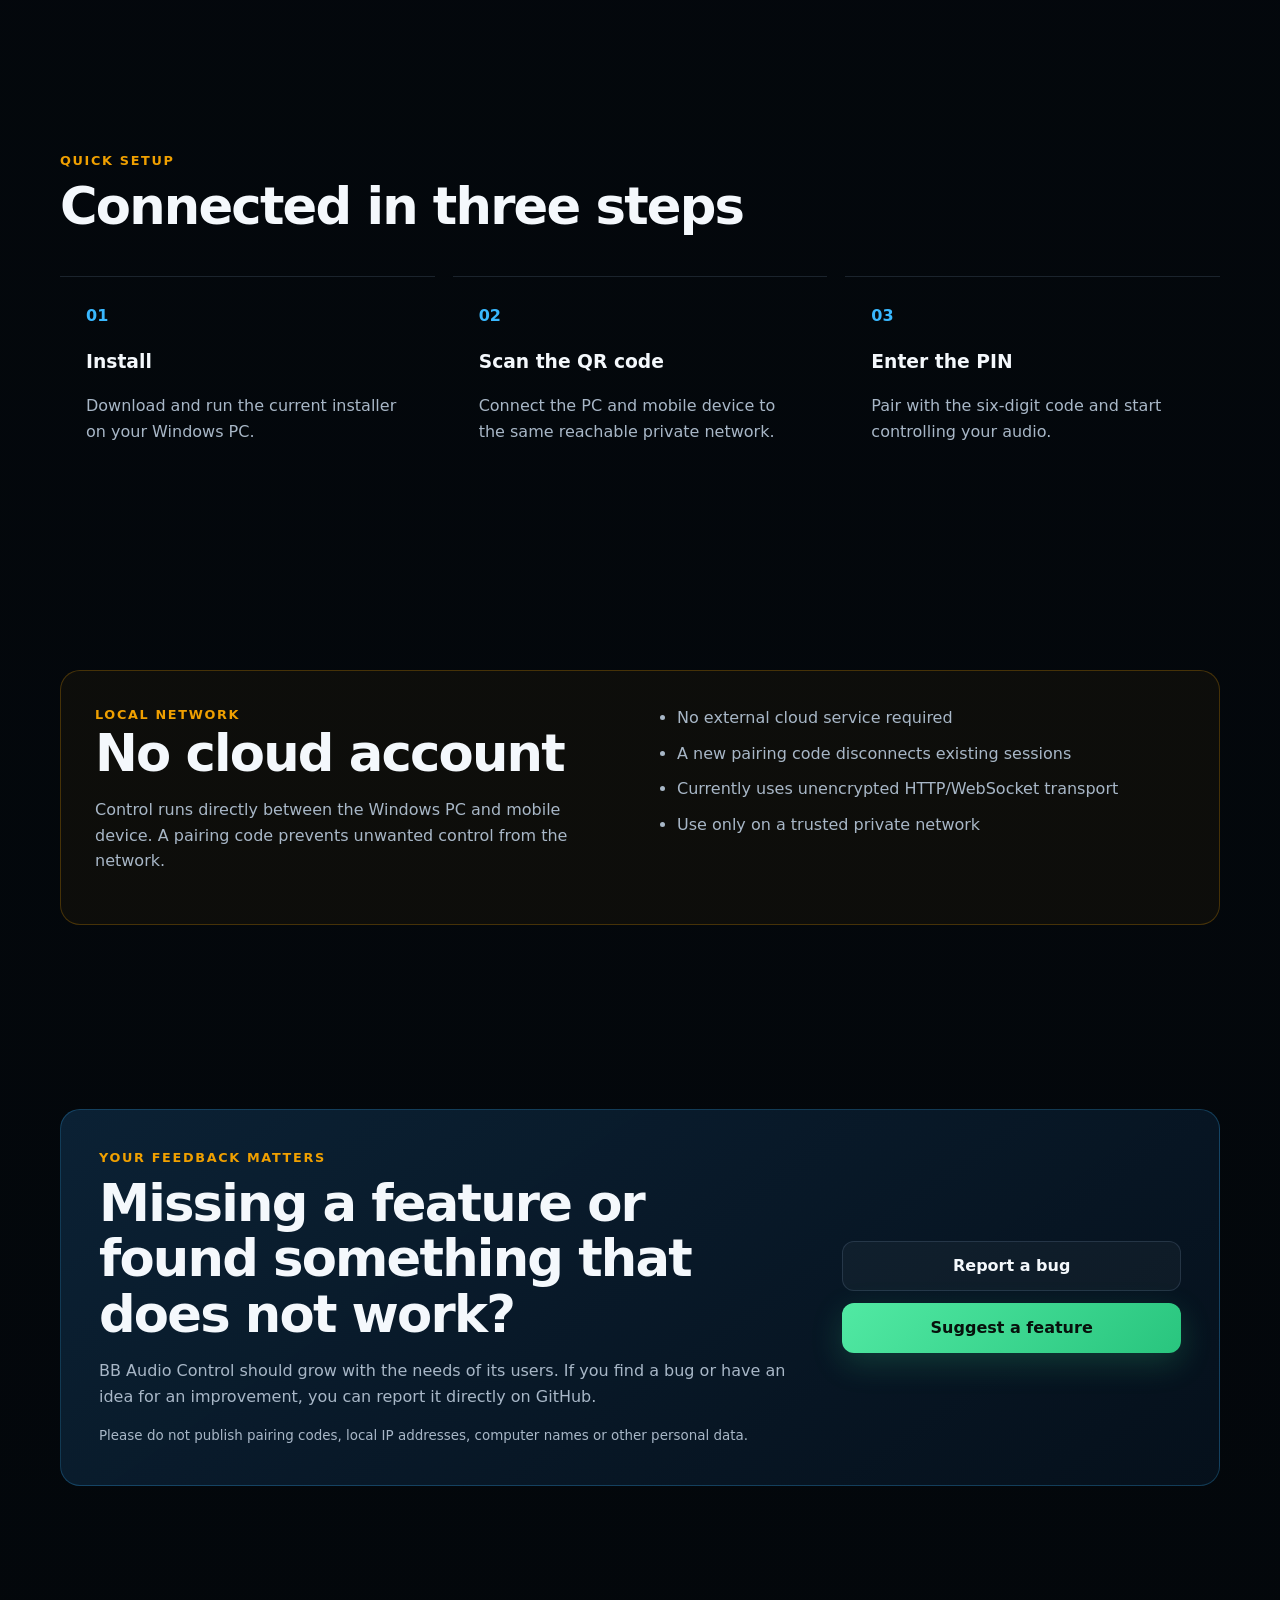
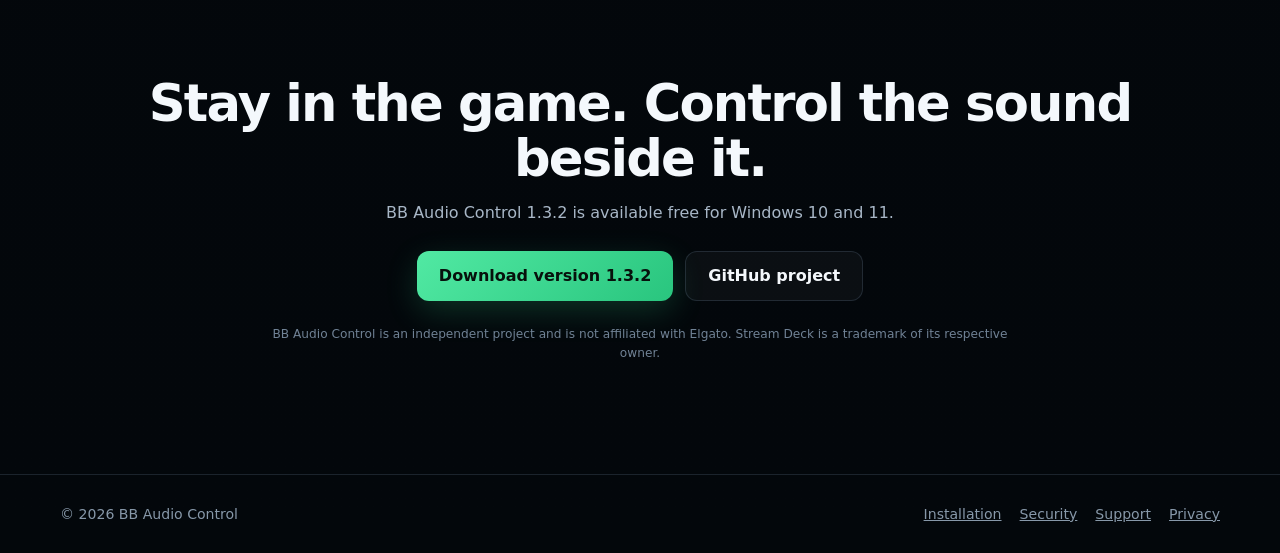
<file: docs/en/index.html>
<!doctype html>
<html lang="en">
<head>
  <meta charset="utf-8"><meta name="viewport" content="width=device-width, initial-scale=1">
  <title>BB Audio Control – Stream Deck Alternative for PC Audio</title>
  <meta name="description" content="Control apps, games, voice chat, music and browser audio from a tablet or phone—a Stream Deck alternative for gaming and everyday Windows use.">
  <meta name="theme-color" content="#03070b"><link rel="canonical" href="https://macson17.github.io/BB-Audio-Control/en/">
  <link rel="alternate" hreflang="de" href="https://macson17.github.io/BB-Audio-Control/"><link rel="alternate" hreflang="en" href="https://macson17.github.io/BB-Audio-Control/en/">
  <link rel="stylesheet" href="../styles.css"><link rel="icon" href="../assets/logo.png">
  <meta property="og:title" content="BB Audio Control"><meta property="og:description" content="A Stream Deck alternative for PC audio—useful for gaming, working from home and everyday Windows use."><meta property="og:type" content="website"><meta property="og:url" content="https://macson17.github.io/BB-Audio-Control/en/"><meta property="og:image" content="https://macson17.github.io/BB-Audio-Control/assets/v1.1.0-tablet-dashboard.png">
  <script type="application/ld+json">{"@context":"https://schema.org","@type":"SoftwareApplication","name":"BB Audio Control","applicationCategory":"MultimediaApplication","operatingSystem":"Windows 10, Windows 11","softwareVersion":"1.3.2","downloadUrl":"https://github.com/macson17/BB-Audio-Control/releases/tag/v1.3.2","description":"Local Windows audio mixer for tablets and smartphones.","offers":{"@type":"Offer","price":"0","priceCurrency":"EUR"}}</script>
</head>
<body>
  <header class="site-header"><div class="wrap nav"><a class="brand" href="#top"><img src="../assets/logo.png" alt=""><span>BB Audio Control</span></a><nav class="nav-links" aria-label="Main navigation"><a href="#features">Features</a><a href="#start">Setup</a><a href="#security">Security</a><a href="#feedback">Feedback</a><a href="../" class="language" lang="de">DE</a></nav></div></header>
  <main id="top">
    <section class="hero"><div class="wrap"><div class="eyebrow">PC audio control · Version 1.3.2</div><h1>Control your sound.</h1><p class="lead">Game too loud, voice chat too quiet, or the browser cutting through? Adjust each application from your tablet or phone—for gaming and everyday Windows use.</p><div class="actions"><a class="button button-primary" href="https://github.com/macson17/BB-Audio-Control/releases/tag/v1.3.2">Download for free</a><a class="button button-secondary" href="#features">Explore features</a></div><p class="microcopy">Windows 10/11 · x64 · Free · Installer is currently unsigned</p><div class="hero-shot"><div class="tablet-frame"><img src="../assets/v1.1.0-tablet-dashboard.png" alt="BB Audio Control dashboard on a tablet" width="2778" height="1940"></div><div class="tablet-stand" aria-hidden="true"></div></div></div></section>
    <section class="section" id="features"><div class="wrap"><div class="section-head"><div class="eyebrow">Stream Deck alternative for PC audio</div><h2>Made for gaming. Just as useful every day.</h2><p>Balance game and voice chat during a match, turn Teams down while working from home, or control music and browser audio separately—all from a tablet or phone you already own.</p></div><div class="grid">
      <article class="card"><div class="icon">🎚️</div><h3>Set every app to the right level</h3><p>Adjust games, Discord, Teams, Spotify or browser volume separately and mute them instantly.</p></article><article class="card"><div class="icon">🎮</div><h3>No interruption</h3><p>Avoid Alt-Tab while gaming and skip the Windows volume mixer during everyday use.</p></article><article class="card"><div class="icon">🔊</div><h3>Switch headset and speakers</h3><p>Change the default output or route one application to a different device.</p></article><article class="card"><div class="icon">🎙️</div><h3>Mute your microphone instantly</h3><p>One tap controls mute. A long press lets you select another input.</p></article><article class="card"><div class="icon">⏯️</div><h3>Control music and video</h3><p>See the current title, pause it or skip—including YouTube in a browser.</p></article><article class="card"><div class="icon">📱</div><h3>Use the tablet you already own</h3><p>Gaming PC or work computer: the interface runs in a browser without specialist hardware.</p></article>
    </div></div></section>
    <section class="section" id="views"><div class="wrap"><div class="section-head"><div class="eyebrow">Built for your desk</div><h2>A full mixer on your tablet, compact control on your phone</h2><p>The tablet becomes your complete control panel. The phone layout keeps the controls that make sense beside your keyboard or on the move.</p></div><div class="device-section"><div class="device-heading"><h3>Tablet interface</h3><p>The complete gaming desk mixer with output tiles, media controls and system information.</p></div><div class="device-gallery"><figure class="device-card"><img src="../assets/app-output.png" alt="Select an application audio output in the tablet interface" loading="lazy"><figcaption>Select an audio output for an individual application</figcaption></figure><figure class="device-card"><img src="../assets/color-picker.png" alt="Customize colors in the tablet interface" loading="lazy"><figcaption>Customize colors and brightness</figcaption></figure></div></div><div class="device-section"><div class="device-heading"><h3>Phone interface</h3><p>Compact access to master volume, microphone and the most important applications in portrait and landscape.</p></div><div class="device-gallery phone-gallery"><figure class="device-card phone-device"><img src="../assets/phone.png" alt="BB Audio Control on a phone in portrait orientation" loading="lazy"><figcaption>Phone in portrait orientation</figcaption></figure><figure class="device-card phone-device landscape"><img src="../assets/phone-landscape.png" alt="BB Audio Control on a phone in landscape orientation" loading="lazy"><figcaption>Phone in landscape orientation</figcaption></figure></div></div></div></section>
    <section class="section" id="launchers"><div class="wrap"><div class="section-head"><div class="eyebrow">1.1.0</div><h2>Launch applications from your tablet</h2><p>Five keys with Windows icons launch apps or bring existing windows forward. Hold for three seconds to force-quit the associated app, including background apps. Unsaved work may be lost.</p><p>Expand Program launchers in the Windows app to search Start menu apps or choose a file. Customize each key’s name, name visibility and background color. Updates retain your assignments.</p><p>Launcher keys appear only in the tablet layout from 1107 × 710 CSS pixels. Smaller browser viewports use the phone layout without launcher keys; application volume faders remain available.</p><p>Windows can restrict focus changes. Scripts, installers and protocol shortcuts cannot always be matched to a running app.</p></div><figure class="device-card windows-settings"><img src="../assets/v1.1.0-windows-settings.png" alt="Windows settings 1.1.0: program launchers and color selection. Connection data anonymized." loading="lazy" width="1159" height="1356"><figcaption>Windows settings 1.1.0: program launchers and color selection. Connection data anonymized.</figcaption></figure></div></section>
    <section class="section"><div class="wrap"><div class="section-head"><div class="eyebrow">New in 1.2.1</div><h2>Tablet layout on smaller displays</h2><p>Use Settings → More settings → Force tablet view to fit the full tablet interface proportionally into your browser viewport, without a minimum size. The choice is saved only in that browser. With this option off, automatic phone layout still hides launcher keys.</p><p>Windows settings also have a refreshed design: no section boxes, rounded controls, a clearer expand arrow and improved spacing.</p></div></div></section>
    <section class="section"><div class="wrap"><div class="section-head"><div class="eyebrow">New in 1.3.0</div><h2>New settings and dedicated media controls</h2><p>Drag to reorder outputs and programs, choose a preferred player and swipe to switch media sessions. Additional device identifiers help recover your output settings after driver updates.</p></div></div></section>
    <section class="section"><div class="wrap"><div class="section-head"><div class="eyebrow">New in 1.3.2</div><h2>More resilient during graphics driver updates</h2><p>GPU queries run in a separate helper process. Output history preserves customizations when device changes can be matched unambiguously. Bounded local diagnostic logs help troubleshooting and are not uploaded automatically.</p><p>Reload the tablet or smartphone page once after updating.</p></div></div></section>
    <section class="section" id="updates"><div class="wrap"><div class="section-head"><div class="eyebrow">New in 1.2.0</div><h2>Updates directly in the Windows app</h2><p>BB Audio Control checks GitHub at startup and daily. Choose Install now or Later, or use Check for updates in settings. Downloads are verified using SHA-256 before installation. Your pairing PIN, settings and app assignments are retained.</p><p>Update checks require internet and contact GitHub. Installation starts only after your approval.</p></div></div></section>
<section class="section" id="start"><div class="wrap"><div class="section-head"><div class="eyebrow">Quick setup</div><h2>Connected in three steps</h2></div><div class="steps"><article class="step"><h3>Install</h3><p>Download and run the current installer on your Windows PC.</p></article><article class="step"><h3>Scan the QR code</h3><p>Connect the PC and mobile device to the same reachable private network.</p></article><article class="step"><h3>Enter the PIN</h3><p>Pair with the six-digit code and start controlling your audio.</p></article></div></div></section>
    <section class="section" id="security"><div class="wrap security"><div><div class="eyebrow">Local network</div><h2>No cloud account</h2><p>Control runs directly between the Windows PC and mobile device. A pairing code prevents unwanted control from the network.</p></div><ul><li>No external cloud service required</li><li>A new pairing code disconnects existing sessions</li><li>Currently uses unencrypted HTTP/WebSocket transport</li><li>Use only on a trusted private network</li></ul></div></section>
    <section class="section" id="feedback"><div class="wrap feedback-panel"><div><div class="eyebrow">Your feedback matters</div><h2>Missing a feature or found something that does not work?</h2><p>BB Audio Control should grow with the needs of its users. If you find a bug or have an idea for an improvement, you can report it directly on GitHub.</p><p class="feedback-note">Please do not publish pairing codes, local IP addresses, computer names or other personal data.</p></div><div class="feedback-actions"><a class="button button-secondary" href="https://github.com/macson17/BB-Audio-Control/issues/new?template=bug_report.yml">Report a bug</a><a class="button button-primary" href="https://github.com/macson17/BB-Audio-Control/issues/new?template=feature_request.yml">Suggest a feature</a></div></div></section>

    <section class="cta"><div class="wrap"><h2>Stay in the game. Control the sound beside it.</h2><p>BB Audio Control 1.3.2 is available free for Windows 10 and 11.</p><div class="actions"><a class="button button-primary" href="https://github.com/macson17/BB-Audio-Control/releases/tag/v1.3.2">Download version 1.3.2</a><a class="button button-secondary" href="https://github.com/macson17/BB-Audio-Control">GitHub project</a></div><p class="trademark-note">BB Audio Control is an independent project and is not affiliated with Elgato. Stream Deck is a trademark of its respective owner.</p></div></section>
  </main>
  <footer><div class="wrap footer-row"><span>© 2026 BB Audio Control</span><div class="footer-links"><a href="https://github.com/macson17/BB-Audio-Control/blob/main/README-Installation.md">Installation</a><a href="https://github.com/macson17/BB-Audio-Control/blob/main/SECURITY.md">Security</a><a href="https://github.com/macson17/BB-Audio-Control/issues">Support</a><a href="privacy/">Privacy</a></div></div></footer>
</body></html>
</file>
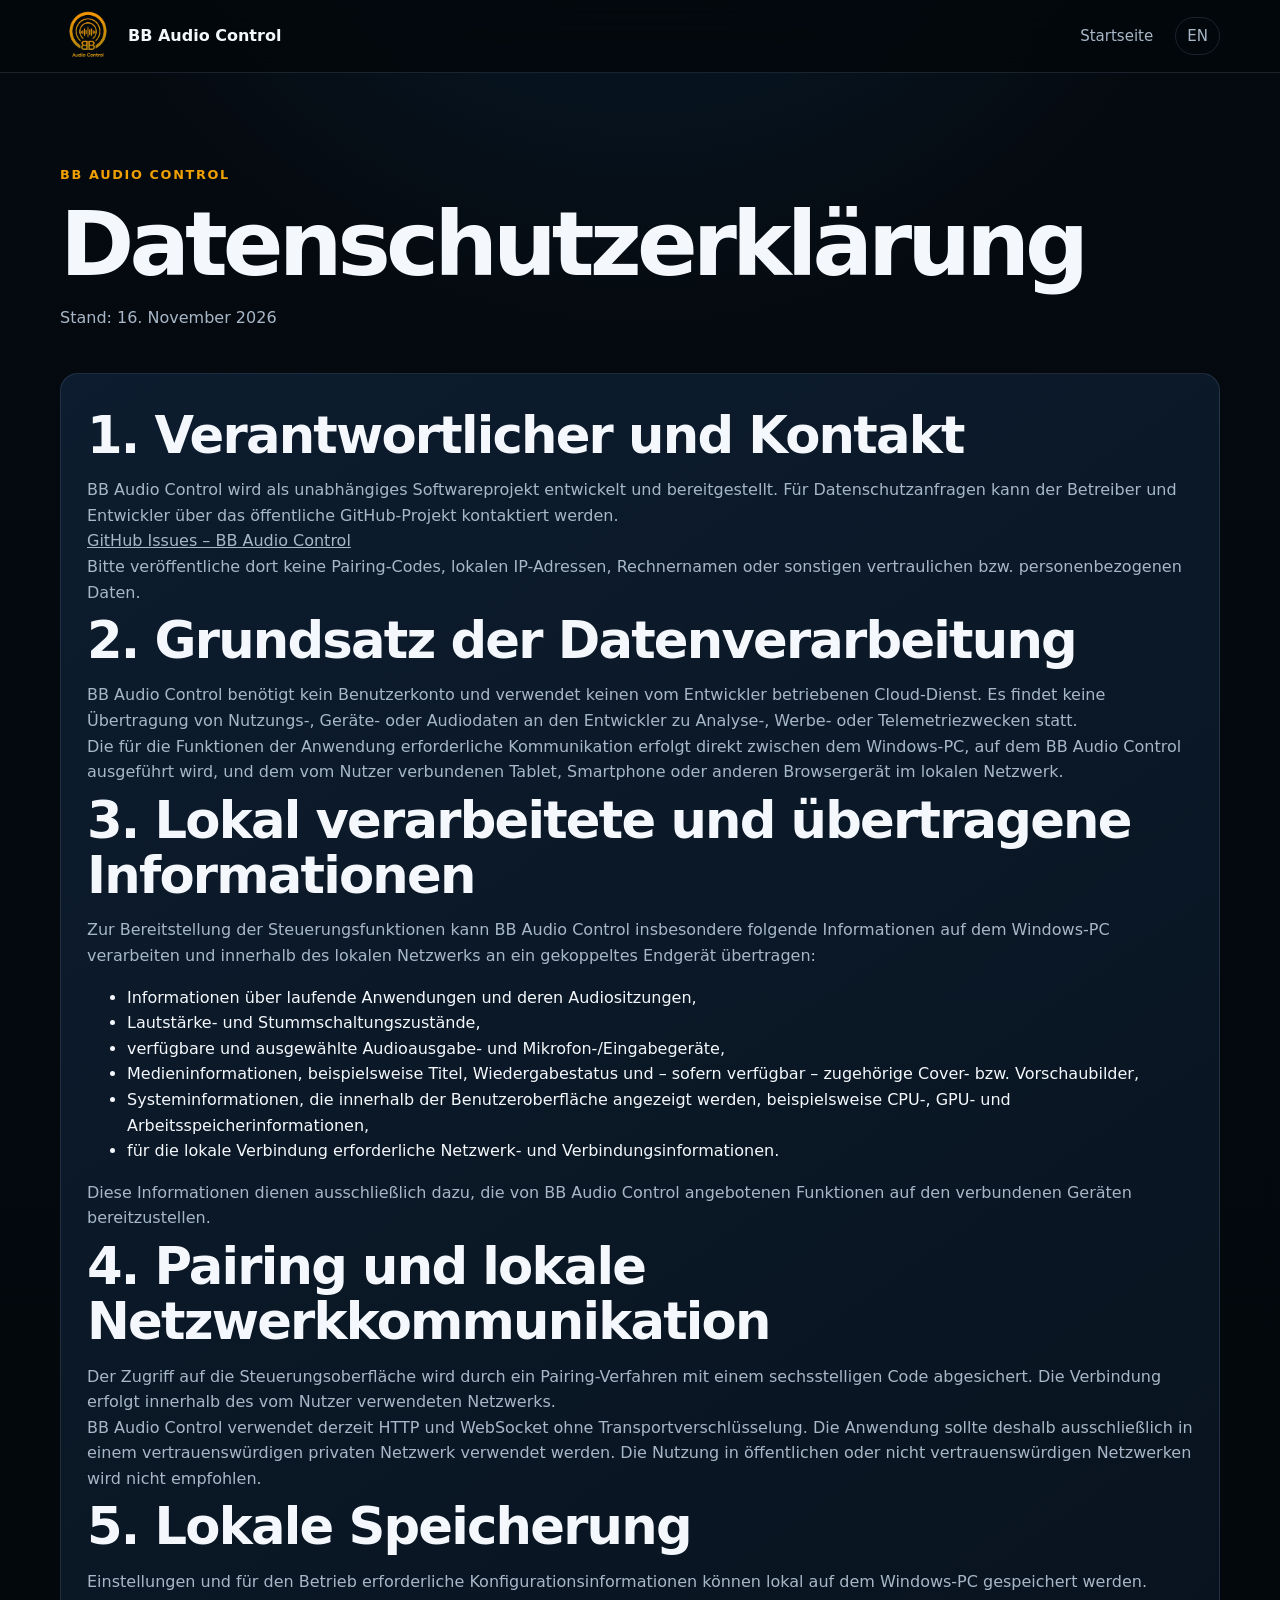
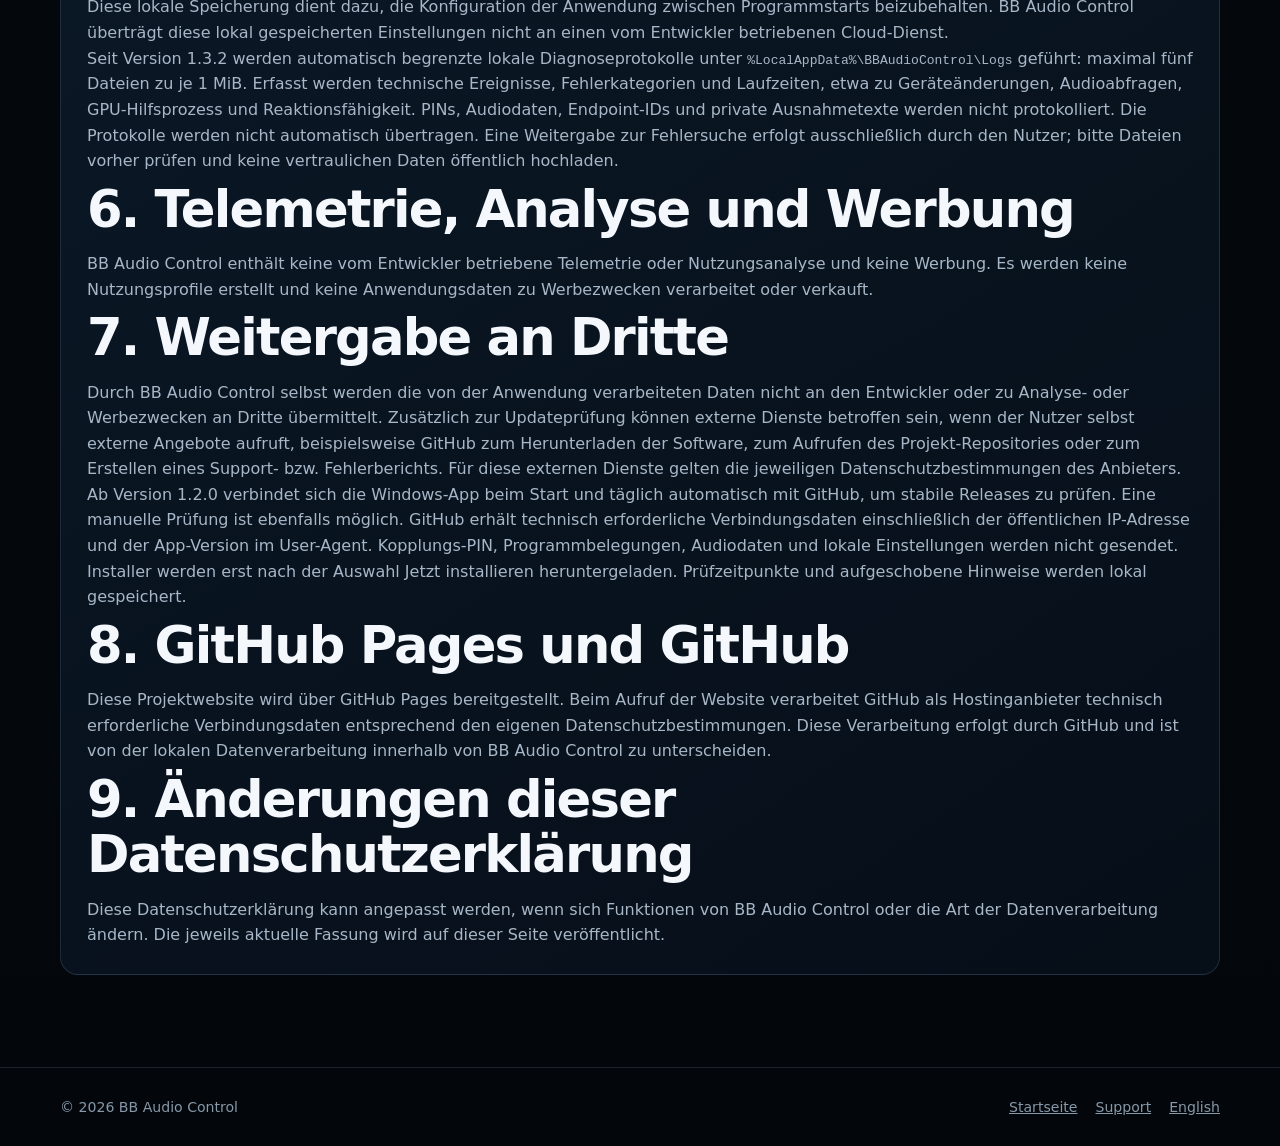
<file: docs/privacy/index.html>
<!doctype html>
<html lang="de">
<head>
  <meta charset="utf-8">
  <meta name="viewport" content="width=device-width, initial-scale=1">
  <title>Datenschutzerklärung – BB Audio Control</title>
  <meta name="description" content="Datenschutzerklärung für BB Audio Control.">
  <meta name="theme-color" content="#03070b">
  <link rel="canonical" href="https://macson17.github.io/BB-Audio-Control/privacy/">
  <link rel="alternate" hreflang="de" href="https://macson17.github.io/BB-Audio-Control/privacy/">
  <link rel="alternate" hreflang="en" href="https://macson17.github.io/BB-Audio-Control/en/privacy/">
  <link rel="stylesheet" href="../styles.css">
  <link rel="icon" href="../assets/logo.png">
</head>
<body>
  <header class="site-header"><div class="wrap nav">
    <a class="brand" href="../"><img src="../assets/logo.png" alt=""><span>BB Audio Control</span></a>
    <nav class="nav-links" aria-label="Hauptnavigation"><a href="../">Startseite</a><a href="../en/privacy/" class="language" lang="en">EN</a></nav>
  </div></header>
  <main>
    <section class="section"><div class="wrap">
      <div class="section-head"><div class="eyebrow">BB Audio Control</div><h1>Datenschutzerklärung</h1><p>Stand: 16. November 2026</p></div>
      <div class="card">
        <h2>1. Verantwortlicher und Kontakt</h2>
        <p>BB Audio Control wird als unabhängiges Softwareprojekt entwickelt und bereitgestellt. Für Datenschutzanfragen kann der Betreiber und Entwickler über das öffentliche GitHub-Projekt kontaktiert werden.</p>
        <p><a href="https://github.com/macson17/BB-Audio-Control/issues">GitHub Issues – BB Audio Control</a></p>
        <p>Bitte veröffentliche dort keine Pairing-Codes, lokalen IP-Adressen, Rechnernamen oder sonstigen vertraulichen bzw. personenbezogenen Daten.</p>

        <h2>2. Grundsatz der Datenverarbeitung</h2>
        <p>BB Audio Control benötigt kein Benutzerkonto und verwendet keinen vom Entwickler betriebenen Cloud-Dienst. Es findet keine Übertragung von Nutzungs-, Geräte- oder Audiodaten an den Entwickler zu Analyse-, Werbe- oder Telemetriezwecken statt.</p>
        <p>Die für die Funktionen der Anwendung erforderliche Kommunikation erfolgt direkt zwischen dem Windows-PC, auf dem BB Audio Control ausgeführt wird, und dem vom Nutzer verbundenen Tablet, Smartphone oder anderen Browsergerät im lokalen Netzwerk.</p>

        <h2>3. Lokal verarbeitete und übertragene Informationen</h2>
        <p>Zur Bereitstellung der Steuerungsfunktionen kann BB Audio Control insbesondere folgende Informationen auf dem Windows-PC verarbeiten und innerhalb des lokalen Netzwerks an ein gekoppeltes Endgerät übertragen:</p>
        <ul>
          <li>Informationen über laufende Anwendungen und deren Audiositzungen,</li>
          <li>Lautstärke- und Stummschaltungszustände,</li>
          <li>verfügbare und ausgewählte Audioausgabe- und Mikrofon-/Eingabegeräte,</li>
          <li>Medieninformationen, beispielsweise Titel, Wiedergabestatus und – sofern verfügbar – zugehörige Cover- bzw. Vorschaubilder,</li>
          <li>Systeminformationen, die innerhalb der Benutzeroberfläche angezeigt werden, beispielsweise CPU-, GPU- und Arbeitsspeicherinformationen,</li>
          <li>für die lokale Verbindung erforderliche Netzwerk- und Verbindungsinformationen.</li>
        </ul>
        <p>Diese Informationen dienen ausschließlich dazu, die von BB Audio Control angebotenen Funktionen auf den verbundenen Geräten bereitzustellen.</p>

        <h2>4. Pairing und lokale Netzwerkkommunikation</h2>
        <p>Der Zugriff auf die Steuerungsoberfläche wird durch ein Pairing-Verfahren mit einem sechsstelligen Code abgesichert. Die Verbindung erfolgt innerhalb des vom Nutzer verwendeten Netzwerks.</p>
        <p>BB Audio Control verwendet derzeit HTTP und WebSocket ohne Transportverschlüsselung. Die Anwendung sollte deshalb ausschließlich in einem vertrauenswürdigen privaten Netzwerk verwendet werden. Die Nutzung in öffentlichen oder nicht vertrauenswürdigen Netzwerken wird nicht empfohlen.</p>

        <h2>5. Lokale Speicherung</h2>
        <p>Einstellungen und für den Betrieb erforderliche Konfigurationsinformationen können lokal auf dem Windows-PC gespeichert werden. Diese lokale Speicherung dient dazu, die Konfiguration der Anwendung zwischen Programmstarts beizubehalten. BB Audio Control überträgt diese lokal gespeicherten Einstellungen nicht an einen vom Entwickler betriebenen Cloud-Dienst.</p>

        <p>Seit Version 1.3.2 werden automatisch begrenzte lokale Diagnoseprotokolle unter <code>%LocalAppData%\BBAudioControl\Logs</code> geführt: maximal fünf Dateien zu je 1 MiB. Erfasst werden technische Ereignisse, Fehlerkategorien und Laufzeiten, etwa zu Geräteänderungen, Audioabfragen, GPU-Hilfsprozess und Reaktionsfähigkeit. PINs, Audiodaten, Endpoint-IDs und private Ausnahmetexte werden nicht protokolliert. Die Protokolle werden nicht automatisch übertragen. Eine Weitergabe zur Fehlersuche erfolgt ausschließlich durch den Nutzer; bitte Dateien vorher prüfen und keine vertraulichen Daten öffentlich hochladen.</p>

        <h2>6. Telemetrie, Analyse und Werbung</h2>
        <p>BB Audio Control enthält keine vom Entwickler betriebene Telemetrie oder Nutzungsanalyse und keine Werbung. Es werden keine Nutzungsprofile erstellt und keine Anwendungsdaten zu Werbezwecken verarbeitet oder verkauft.</p>

        <h2>7. Weitergabe an Dritte</h2>
        <p>Durch BB Audio Control selbst werden die von der Anwendung verarbeiteten Daten nicht an den Entwickler oder zu Analyse- oder Werbezwecken an Dritte übermittelt. Zusätzlich zur Updateprüfung können externe Dienste betroffen sein, wenn der Nutzer selbst externe Angebote aufruft, beispielsweise GitHub zum Herunterladen der Software, zum Aufrufen des Projekt-Repositories oder zum Erstellen eines Support- bzw. Fehlerberichts. Für diese externen Dienste gelten die jeweiligen Datenschutzbestimmungen des Anbieters.</p>

        <p>Ab Version 1.2.0 verbindet sich die Windows-App beim Start und täglich automatisch mit GitHub, um stabile Releases zu prüfen. Eine manuelle Prüfung ist ebenfalls möglich. GitHub erhält technisch erforderliche Verbindungsdaten einschließlich der öffentlichen IP-Adresse und der App-Version im User-Agent. Kopplungs-PIN, Programmbelegungen, Audiodaten und lokale Einstellungen werden nicht gesendet. Installer werden erst nach der Auswahl Jetzt installieren heruntergeladen. Prüfzeitpunkte und aufgeschobene Hinweise werden lokal gespeichert.</p><h2>8. GitHub Pages und GitHub</h2>
        <p>Diese Projektwebsite wird über GitHub Pages bereitgestellt. Beim Aufruf der Website verarbeitet GitHub als Hostinganbieter technisch erforderliche Verbindungsdaten entsprechend den eigenen Datenschutzbestimmungen. Diese Verarbeitung erfolgt durch GitHub und ist von der lokalen Datenverarbeitung innerhalb von BB Audio Control zu unterscheiden.</p>

        <h2>9. Änderungen dieser Datenschutzerklärung</h2>
        <p>Diese Datenschutzerklärung kann angepasst werden, wenn sich Funktionen von BB Audio Control oder die Art der Datenverarbeitung ändern. Die jeweils aktuelle Fassung wird auf dieser Seite veröffentlicht.</p>
      </div>
    </div></section>
  </main>
  <footer><div class="wrap footer-row"><span>© 2026 BB Audio Control</span><div class="footer-links"><a href="../">Startseite</a><a href="https://github.com/macson17/BB-Audio-Control/issues">Support</a><a href="../en/privacy/" lang="en">English</a></div></div></footer>
</body>
</html>
</file>
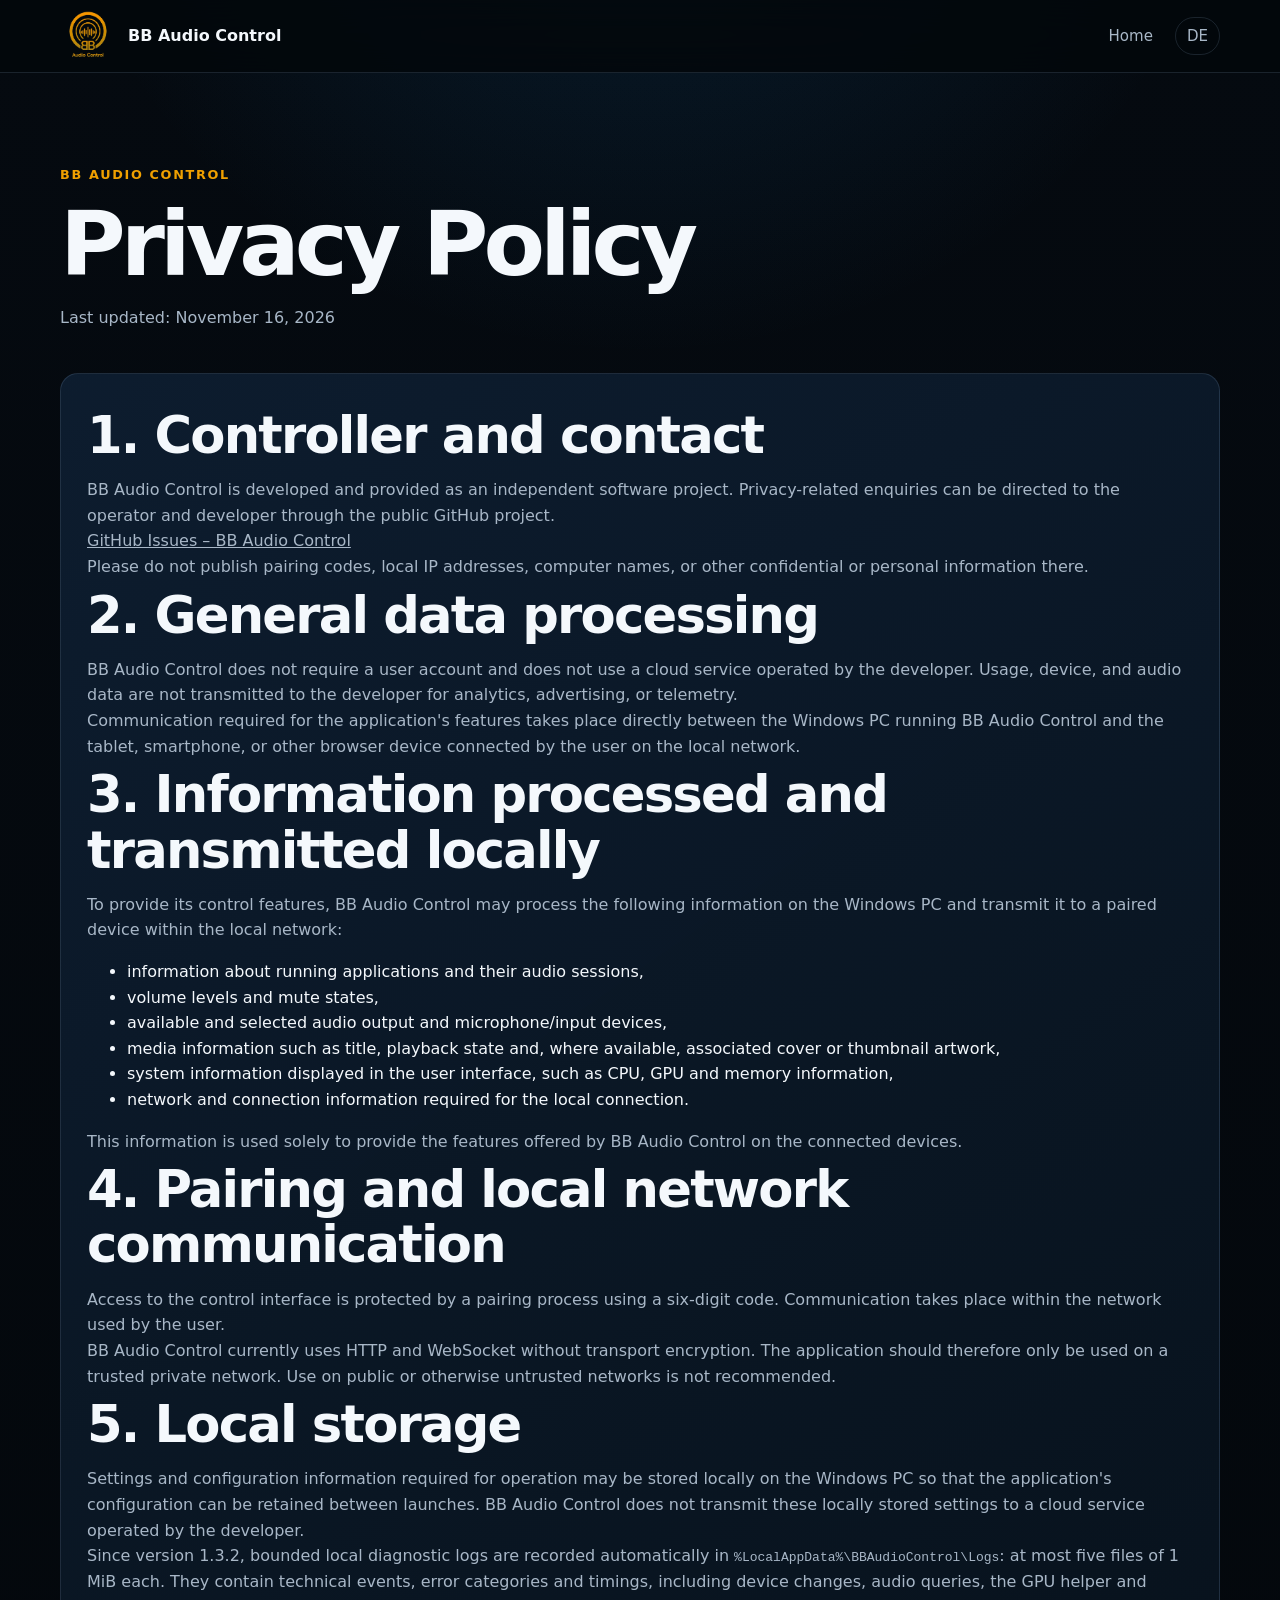
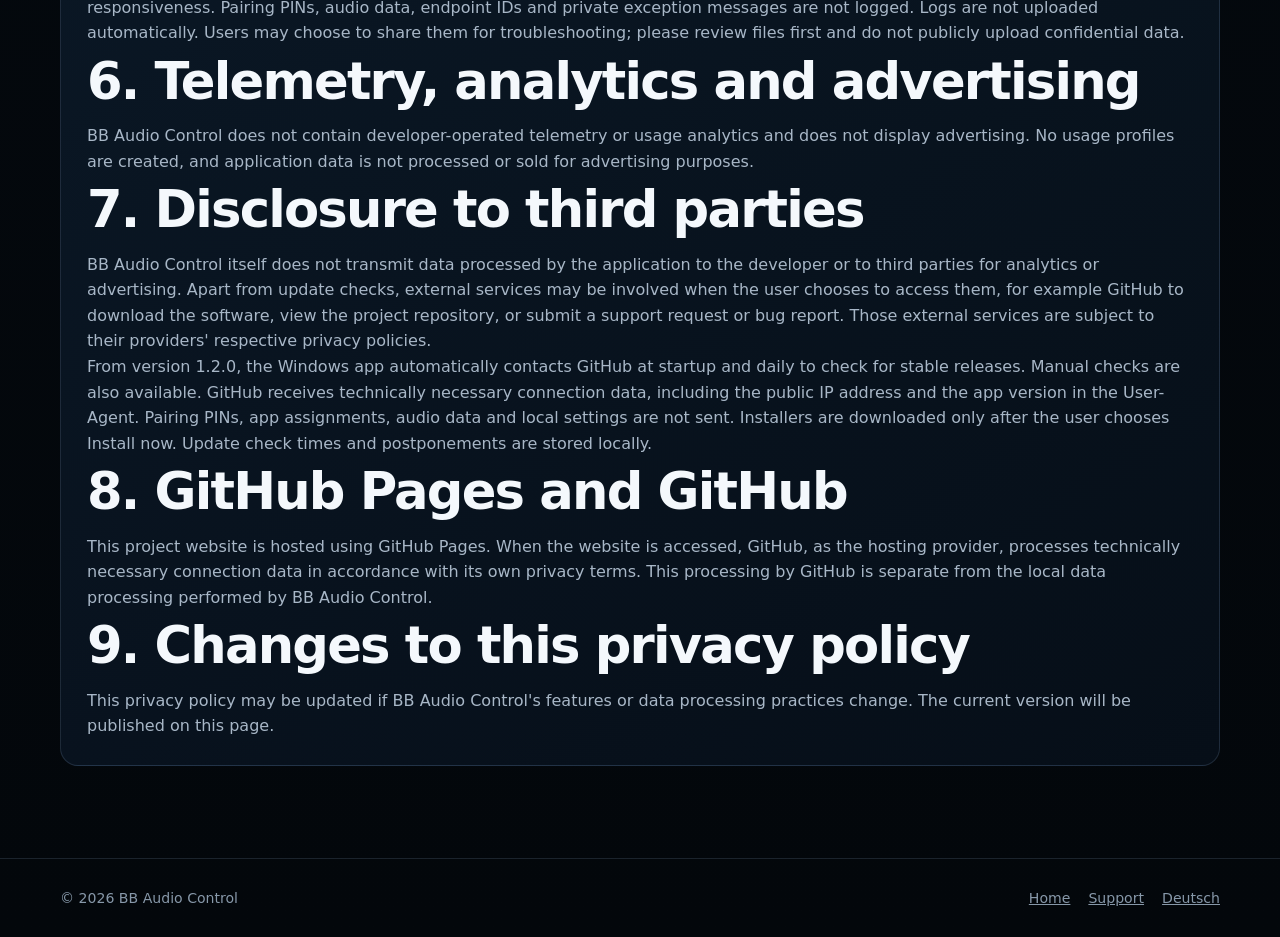
<file: docs/en/privacy/index.html>
<!doctype html>
<html lang="en">
<head>
  <meta charset="utf-8">
  <meta name="viewport" content="width=device-width, initial-scale=1">
  <title>Privacy Policy – BB Audio Control</title>
  <meta name="description" content="Privacy policy for BB Audio Control.">
  <meta name="theme-color" content="#03070b">
  <link rel="canonical" href="https://macson17.github.io/BB-Audio-Control/en/privacy/">
  <link rel="alternate" hreflang="de" href="https://macson17.github.io/BB-Audio-Control/privacy/">
  <link rel="alternate" hreflang="en" href="https://macson17.github.io/BB-Audio-Control/en/privacy/">
  <link rel="stylesheet" href="../../styles.css">
  <link rel="icon" href="../../assets/logo.png">
</head>
<body>
  <header class="site-header"><div class="wrap nav">
    <a class="brand" href="../"><img src="../../assets/logo.png" alt=""><span>BB Audio Control</span></a>
    <nav class="nav-links" aria-label="Main navigation"><a href="../">Home</a><a href="../../privacy/" class="language" lang="de">DE</a></nav>
  </div></header>
  <main>
    <section class="section"><div class="wrap">
      <div class="section-head"><div class="eyebrow">BB Audio Control</div><h1>Privacy Policy</h1><p>Last updated: November 16, 2026</p></div>
      <div class="card">
        <h2>1. Controller and contact</h2>
        <p>BB Audio Control is developed and provided as an independent software project. Privacy-related enquiries can be directed to the operator and developer through the public GitHub project.</p>
        <p><a href="https://github.com/macson17/BB-Audio-Control/issues">GitHub Issues – BB Audio Control</a></p>
        <p>Please do not publish pairing codes, local IP addresses, computer names, or other confidential or personal information there.</p>

        <h2>2. General data processing</h2>
        <p>BB Audio Control does not require a user account and does not use a cloud service operated by the developer. Usage, device, and audio data are not transmitted to the developer for analytics, advertising, or telemetry.</p>
        <p>Communication required for the application's features takes place directly between the Windows PC running BB Audio Control and the tablet, smartphone, or other browser device connected by the user on the local network.</p>

        <h2>3. Information processed and transmitted locally</h2>
        <p>To provide its control features, BB Audio Control may process the following information on the Windows PC and transmit it to a paired device within the local network:</p>
        <ul>
          <li>information about running applications and their audio sessions,</li>
          <li>volume levels and mute states,</li>
          <li>available and selected audio output and microphone/input devices,</li>
          <li>media information such as title, playback state and, where available, associated cover or thumbnail artwork,</li>
          <li>system information displayed in the user interface, such as CPU, GPU and memory information,</li>
          <li>network and connection information required for the local connection.</li>
        </ul>
        <p>This information is used solely to provide the features offered by BB Audio Control on the connected devices.</p>

        <h2>4. Pairing and local network communication</h2>
        <p>Access to the control interface is protected by a pairing process using a six-digit code. Communication takes place within the network used by the user.</p>
        <p>BB Audio Control currently uses HTTP and WebSocket without transport encryption. The application should therefore only be used on a trusted private network. Use on public or otherwise untrusted networks is not recommended.</p>

        <h2>5. Local storage</h2>
        <p>Settings and configuration information required for operation may be stored locally on the Windows PC so that the application's configuration can be retained between launches. BB Audio Control does not transmit these locally stored settings to a cloud service operated by the developer.</p>

        <p>Since version 1.3.2, bounded local diagnostic logs are recorded automatically in <code>%LocalAppData%\BBAudioControl\Logs</code>: at most five files of 1 MiB each. They contain technical events, error categories and timings, including device changes, audio queries, the GPU helper and responsiveness. Pairing PINs, audio data, endpoint IDs and private exception messages are not logged. Logs are not uploaded automatically. Users may choose to share them for troubleshooting; please review files first and do not publicly upload confidential data.</p>

        <h2>6. Telemetry, analytics and advertising</h2>
        <p>BB Audio Control does not contain developer-operated telemetry or usage analytics and does not display advertising. No usage profiles are created, and application data is not processed or sold for advertising purposes.</p>

        <h2>7. Disclosure to third parties</h2>
        <p>BB Audio Control itself does not transmit data processed by the application to the developer or to third parties for analytics or advertising. Apart from update checks, external services may be involved when the user chooses to access them, for example GitHub to download the software, view the project repository, or submit a support request or bug report. Those external services are subject to their providers' respective privacy policies.</p>

        <p>From version 1.2.0, the Windows app automatically contacts GitHub at startup and daily to check for stable releases. Manual checks are also available. GitHub receives technically necessary connection data, including the public IP address and the app version in the User-Agent. Pairing PINs, app assignments, audio data and local settings are not sent. Installers are downloaded only after the user chooses Install now. Update check times and postponements are stored locally.</p><h2>8. GitHub Pages and GitHub</h2>
        <p>This project website is hosted using GitHub Pages. When the website is accessed, GitHub, as the hosting provider, processes technically necessary connection data in accordance with its own privacy terms. This processing by GitHub is separate from the local data processing performed by BB Audio Control.</p>

        <h2>9. Changes to this privacy policy</h2>
        <p>This privacy policy may be updated if BB Audio Control's features or data processing practices change. The current version will be published on this page.</p>
      </div>
    </div></section>
  </main>
  <footer><div class="wrap footer-row"><span>© 2026 BB Audio Control</span><div class="footer-links"><a href="../">Home</a><a href="https://github.com/macson17/BB-Audio-Control/issues">Support</a><a href="../../privacy/" lang="de">Deutsch</a></div></div></footer>
</body>
</html>
</file>
<file: docs/styles.css>
:root {
  color-scheme: dark;
  --bg: #03070b;
  --surface: #09131f;
  --surface-2: #0d1b2c;
  --line: rgba(148, 181, 214, .16);
  --text: #f4f8fc;
  --muted: #a8b7c7;
  --gold: #f0a000;
  --blue: #39b8ff;
  --green: #35d88c;
  --max: 1160px;
}

* { box-sizing: border-box; }
html { scroll-behavior: smooth; }
body {
  margin: 0;
  font-family: Inter, ui-sans-serif, system-ui, -apple-system, BlinkMacSystemFont, "Segoe UI", sans-serif;
  background:
    radial-gradient(circle at 50% -10%, rgba(24, 112, 178, .22), transparent 38rem),
    linear-gradient(180deg, #050a10 0%, var(--bg) 100%);
  color: var(--text);
  line-height: 1.6;
}
a { color: inherit; }
img { display: block; max-width: 100%; }
.wrap { width: min(var(--max), calc(100% - 40px)); margin: auto; }

.site-header {
  position: sticky;
  top: 0;
  z-index: 10;
  border-bottom: 1px solid var(--line);
  background: rgba(3, 7, 11, .86);
  backdrop-filter: blur(18px);
}
.nav { min-height: 72px; display: flex; align-items: center; justify-content: space-between; gap: 24px; }
.brand { display: inline-flex; align-items: center; gap: 12px; text-decoration: none; font-weight: 800; }
.brand img { width: 56px; height: 56px; object-fit: contain; }
.nav-links { display: flex; align-items: center; gap: 22px; }
.nav-links a { color: var(--muted); text-decoration: none; font-size: .94rem; }
.nav-links a:hover { color: var(--text); }
.language { border: 1px solid var(--line); border-radius: 999px; padding: 6px 11px; }

.hero { padding: 92px 0 48px; text-align: center; overflow: hidden; }
.eyebrow { color: var(--gold); font-size: .8rem; font-weight: 800; letter-spacing: .13em; text-transform: uppercase; }
h1 { max-width: 900px; margin: 16px auto; font-size: clamp(2.7rem, 7vw, 5.8rem); line-height: .98; letter-spacing: -.055em; }
.lead { max-width: 760px; margin: 24px auto 30px; color: var(--muted); font-size: clamp(1.08rem, 2vw, 1.3rem); }
.actions { display: flex; justify-content: center; flex-wrap: wrap; gap: 12px; }
.button { display: inline-flex; align-items: center; justify-content: center; min-height: 50px; padding: 0 22px; border-radius: 12px; text-decoration: none; font-weight: 750; }
.button-primary { color: #07110c; background: linear-gradient(135deg, #51e9a3, #29c57e); box-shadow: 0 10px 32px rgba(53, 216, 140, .2); }
.button-secondary { border: 1px solid var(--line); background: rgba(255,255,255,.035); }
.microcopy { margin: 13px 0 0; color: #788a9c; font-size: .85rem; }

.hero-shot { position: relative; margin: 60px auto 0; max-width: 1080px; padding: 0 22px 44px; }
.hero-shot::before { content: ""; position: absolute; inset: 15% 10%; background: rgba(32, 157, 255, .24); filter: blur(80px); }
.tablet-frame {
  position: relative;
  z-index: 1;
  padding: 17px;
  border: 1px solid #526070;
  border-radius: 28px;
  background: linear-gradient(145deg, #202832, #070a0e 48%, #171e26);
  box-shadow: 0 38px 85px rgba(0,0,0,.62), inset 0 0 0 2px rgba(255,255,255,.035);
}
.tablet-frame::before {
  content: "";
  position: absolute;
  top: 5px;
  left: 50%;
  width: 5px;
  height: 5px;
  border-radius: 50%;
  background: #0a0d11;
  box-shadow: 0 0 0 1px rgba(104,130,155,.5);
}
.tablet-frame img { width: 100%; height: auto; border-radius: 13px; }
.tablet-stand {
  position: absolute;
  z-index: 0;
  left: 50%;
  bottom: 4px;
  width: 32%;
  height: 48px;
  transform: translateX(-50%);
  border-radius: 8px 8px 30px 30px;
  background: linear-gradient(180deg, #252d36, #090c10);
  box-shadow: 0 18px 30px rgba(0,0,0,.5);
}

.section { padding: 92px 0; }
.section-head { max-width: 720px; margin-bottom: 42px; }
h2 { margin: 8px 0 14px; font-size: clamp(2rem, 4vw, 3.3rem); line-height: 1.08; letter-spacing: -.035em; }
.section-head p, .card p, .security p, .steps p { color: var(--muted); }
.grid { display: grid; grid-template-columns: repeat(3, 1fr); gap: 16px; }
.card { padding: 26px; border: 1px solid var(--line); border-radius: 18px; background: linear-gradient(145deg, rgba(15,32,52,.85), rgba(7,16,26,.88)); }
.card h3 { margin: 12px 0 8px; font-size: 1.15rem; }
.card p { margin: 0; }
.icon { font-size: 1.45rem; }

.device-section + .device-section { margin-top: 82px; }
.device-heading { display: flex; align-items: end; justify-content: space-between; gap: 24px; margin-bottom: 24px; }
.device-heading h3 { margin: 0; font-size: clamp(1.6rem, 3vw, 2.4rem); }
.device-heading p { max-width: 560px; margin: 0; color: var(--muted); }
.device-gallery { display: grid; grid-template-columns: repeat(2, 1fr); gap: 18px; }
.device-card { margin: 0; padding: 14px; border: 1px solid var(--line); border-radius: 18px; background: linear-gradient(145deg, rgba(15,32,52,.85), rgba(7,16,26,.88)); }
.device-card img { width: 100%; height: auto; border-radius: 10px; }
.device-card figcaption { padding: 13px 5px 2px; color: var(--muted); font-size: .92rem; }
.phone-gallery { grid-template-columns: .72fr 1.28fr; align-items: center; }
.phone-device { display: grid; place-items: center; min-height: 500px; padding: 30px; }
.phone-device img { width: min(270px, 82%); border: 8px solid #121820; border-radius: 34px; box-shadow: 0 25px 55px rgba(0,0,0,.5); }
.phone-device.landscape { min-height: 330px; }
.phone-device.landscape img { width: min(690px, 96%); border-radius: 26px; }

.steps { counter-reset: steps; display: grid; grid-template-columns: repeat(3,1fr); gap: 18px; }
.step { counter-increment: steps; padding: 26px; border-top: 1px solid var(--line); }
.step::before { content: "0" counter(steps); display: block; color: var(--blue); font-weight: 800; margin-bottom: 18px; }
.step h3 { margin: 0 0 8px; }

.security { display: grid; grid-template-columns: 1fr 1fr; gap: 34px; padding: 34px; border: 1px solid rgba(240,160,0,.25); border-radius: 20px; background: rgba(240,160,0,.045); }
.security h2 { margin-top: 0; }
.security ul { margin: 0; padding-left: 20px; color: var(--muted); }
.security li + li { margin-top: 10px; }

.feedback-panel { display: grid; grid-template-columns: 1.35fr .65fr; gap: 40px; align-items: center; padding: 38px; border: 1px solid rgba(57,184,255,.24); border-radius: 20px; background: linear-gradient(145deg, rgba(13,38,61,.84), rgba(6,18,29,.9)); }
.feedback-panel h2 { margin-top: 8px; }
.feedback-panel p { color: var(--muted); }
.feedback-note { margin-bottom: 0; font-size: .84rem; }
.feedback-actions { display: grid; gap: 12px; }

.cta { text-align: center; padding: 90px 0 110px; }
.cta p { color: var(--muted); margin: 0 auto 25px; }
.cta .trademark-note { max-width: 760px; margin-top: 24px; margin-bottom: 0; color: #708295; font-size: .76rem; }
footer { border-top: 1px solid var(--line); padding: 28px 0; color: #8798a9; font-size: .88rem; }
.footer-row { display: flex; justify-content: space-between; gap: 20px; flex-wrap: wrap; }
.footer-links { display: flex; gap: 18px; flex-wrap: wrap; }

@media (max-width: 820px) {
  .nav-links a:not(.language) { display: none; }
  .hero { padding-top: 65px; }
  .grid { grid-template-columns: 1fr 1fr; }
  .device-heading { align-items: start; flex-direction: column; }
  .device-gallery, .phone-gallery { grid-template-columns: 1fr; }
  .phone-device { min-height: auto; }
  .steps, .security, .feedback-panel { grid-template-columns: 1fr; }
}
@media (max-width: 560px) {
  .wrap { width: min(100% - 24px, var(--max)); }
  .brand span { display: none; }
  h1 { font-size: clamp(2.5rem, 14vw, 4rem); }
  .hero { padding-top: 52px; }
  .hero-shot { margin-top: 42px; }
  .hero-shot { padding-inline: 0; }
  .tablet-frame { padding: 8px; border-radius: 15px; }
  .tablet-frame img { border-radius: 7px; }
  .tablet-stand { height: 32px; }
  .section { padding: 68px 0; }
  .grid { grid-template-columns: 1fr; }
  .security { padding: 24px; }
}
@media (prefers-reduced-motion: reduce) { html { scroll-behavior: auto; } }

.windows-settings { max-width: 820px; margin-inline: auto; }
.windows-settings img { width: 100%; height: auto; object-fit: contain; }
</file>
